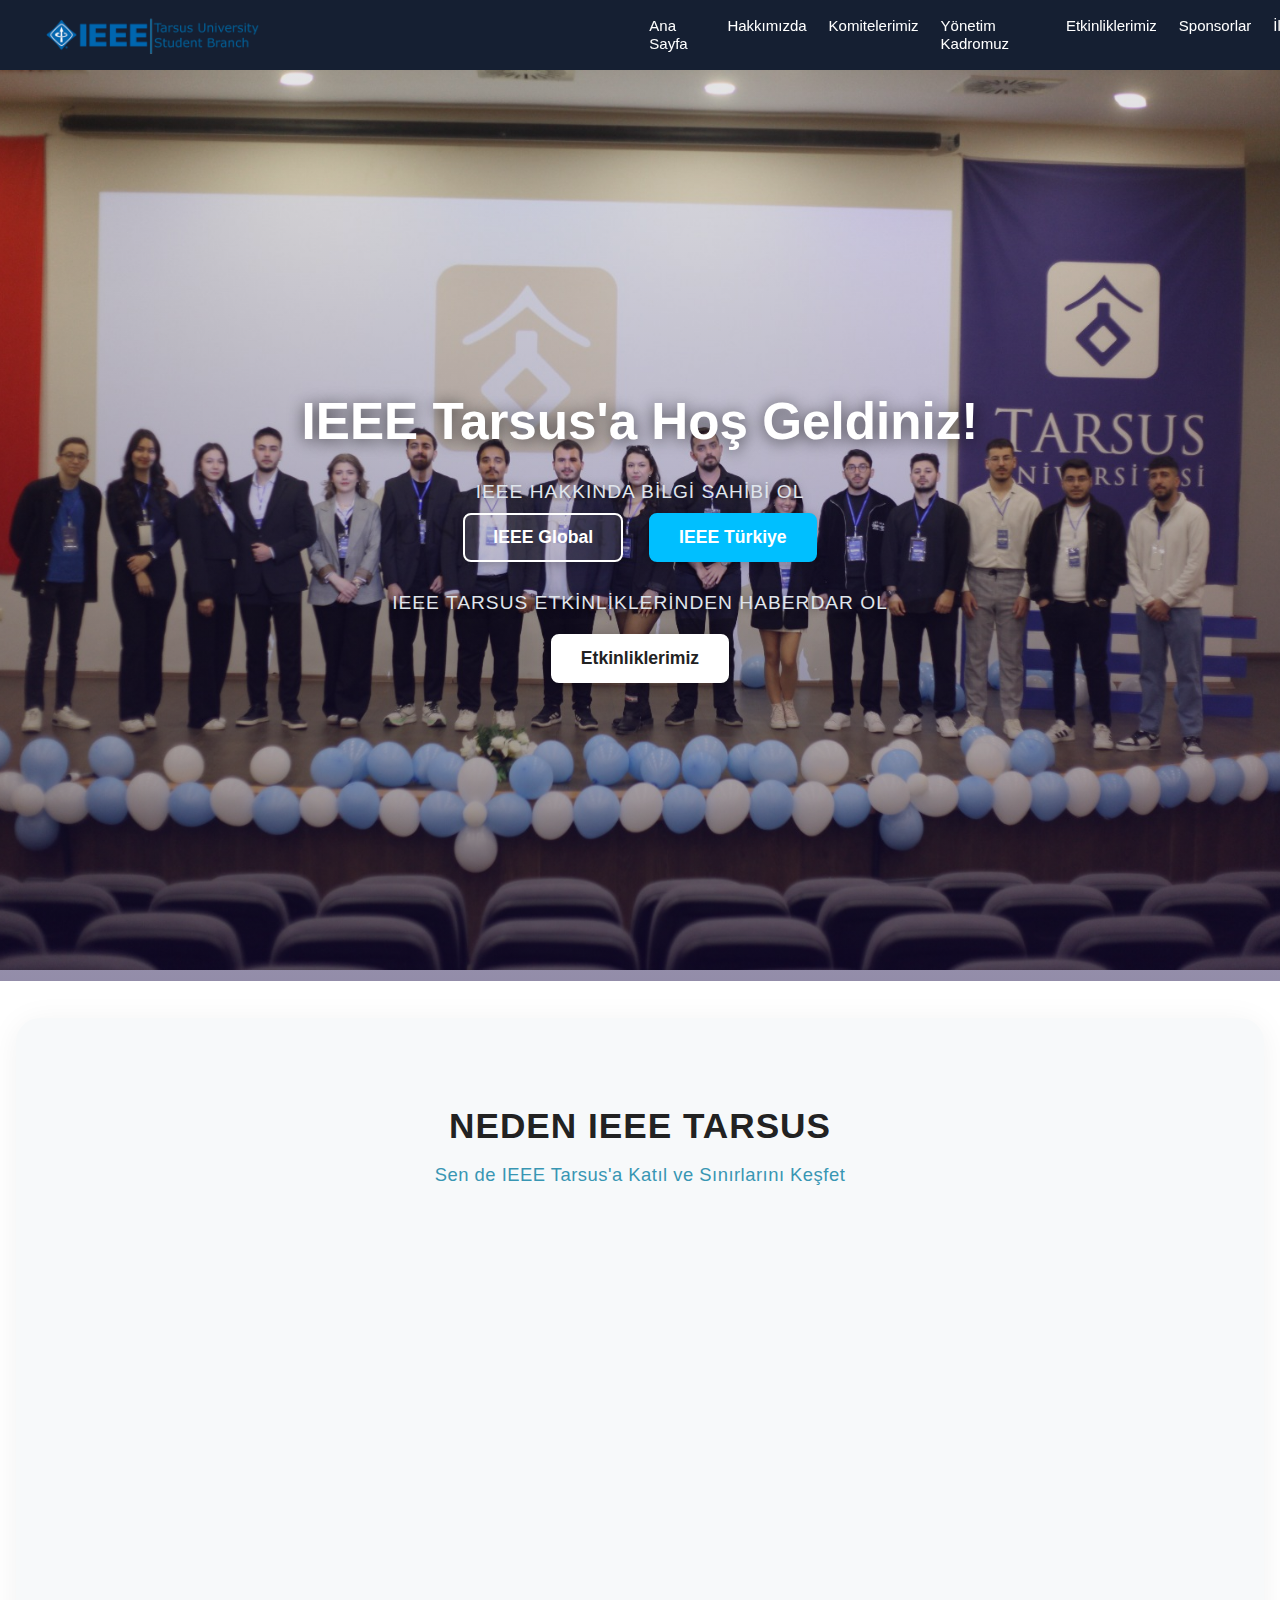
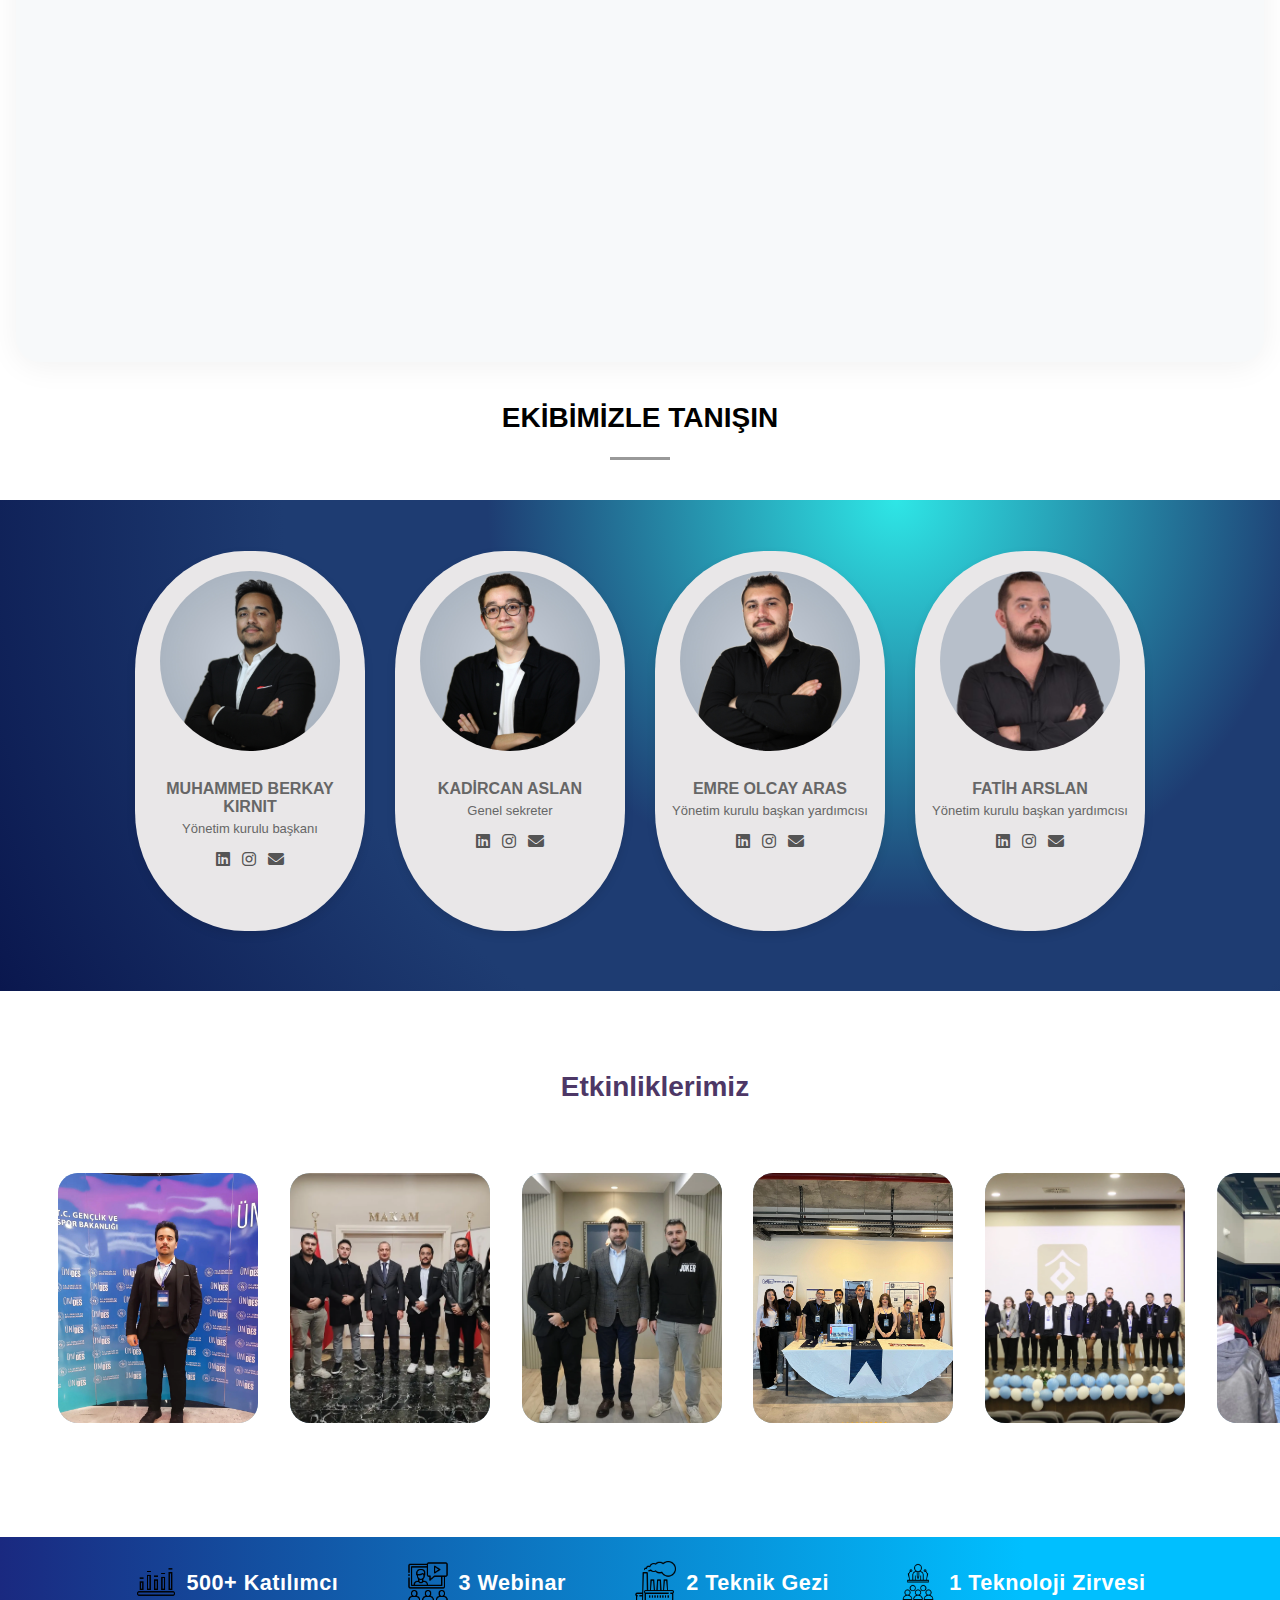
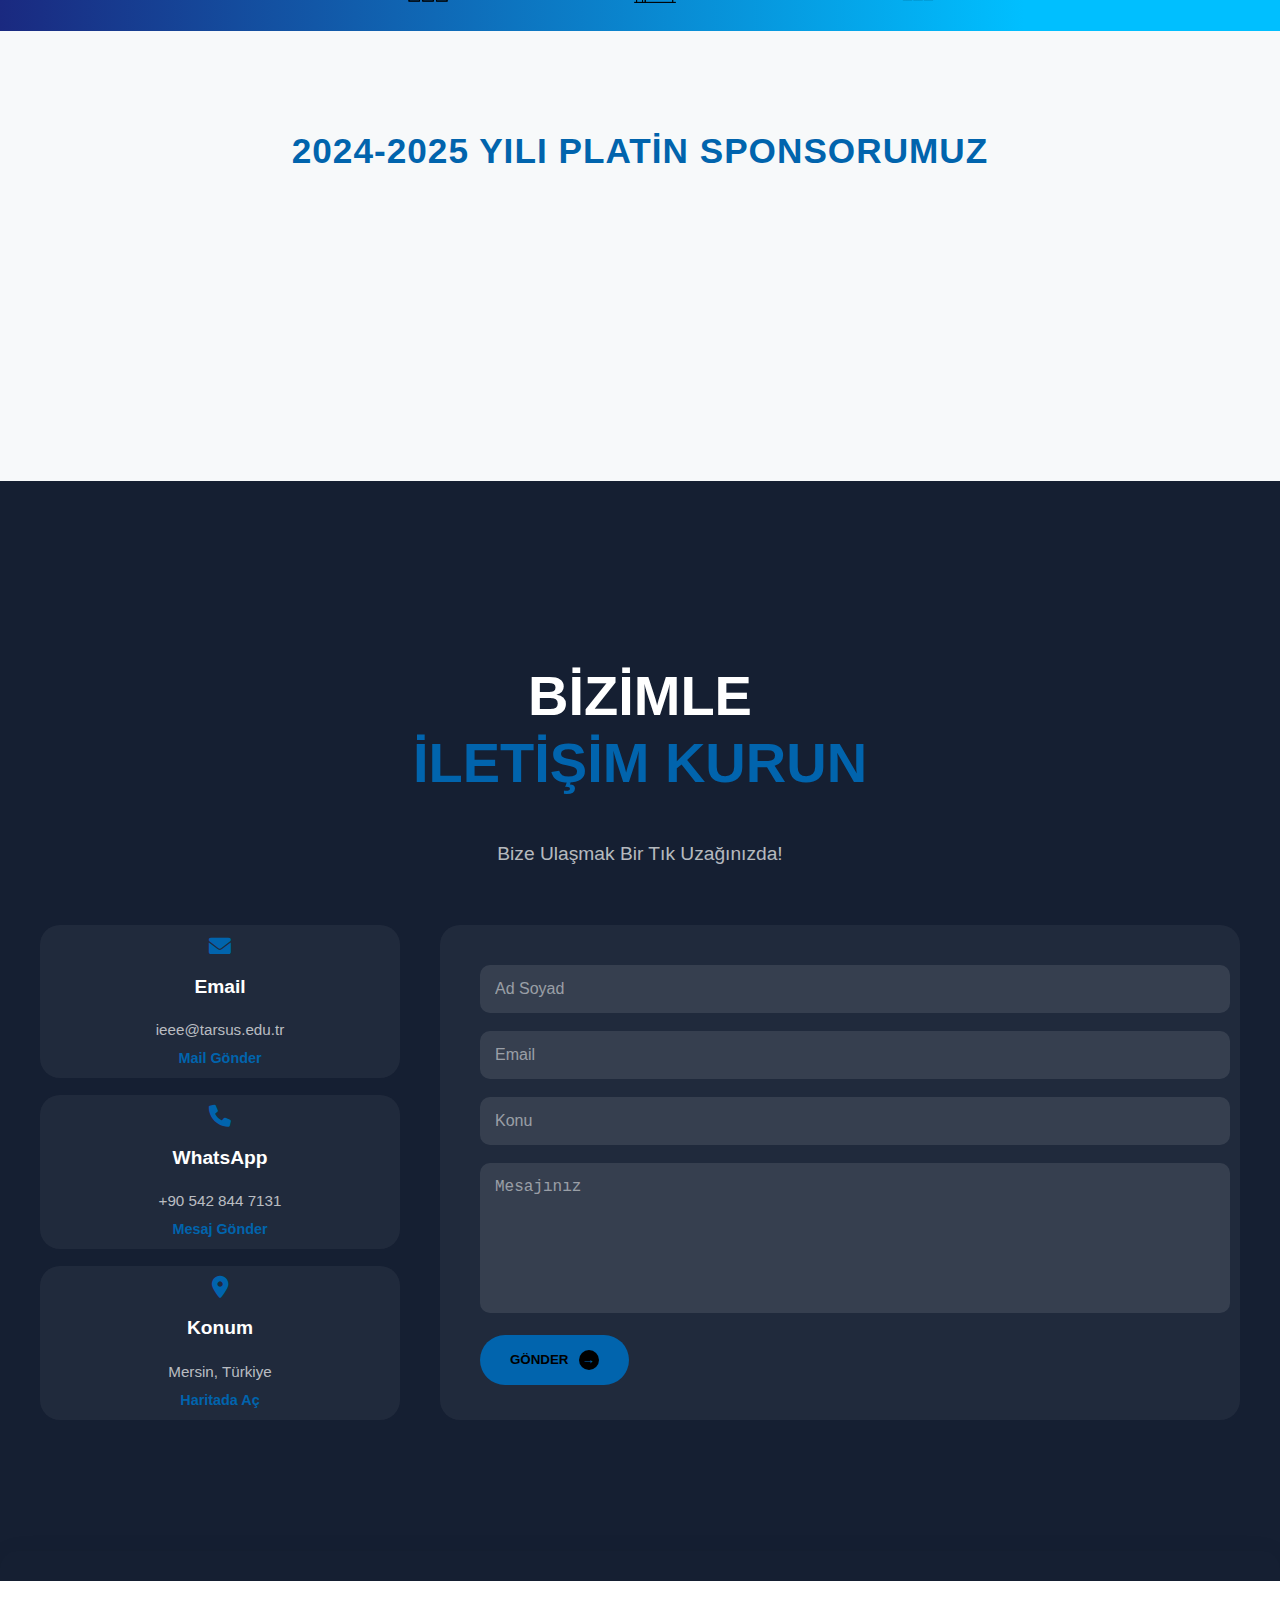
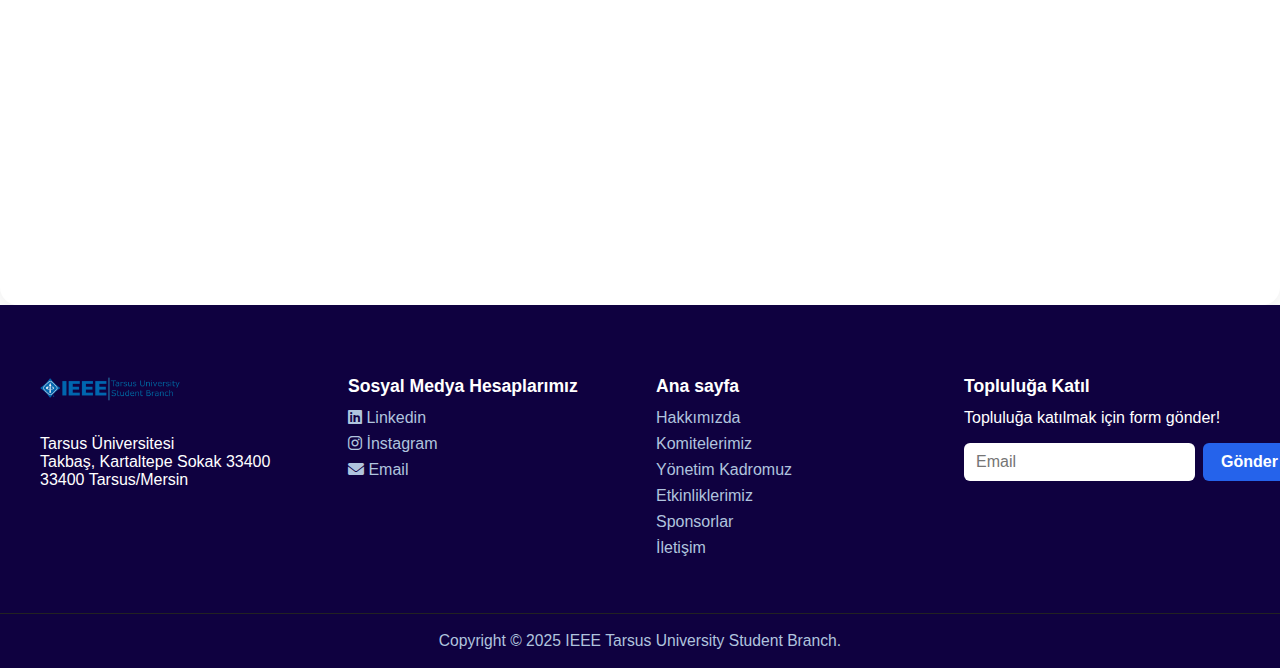
<file: index.html>
<!DOCTYPE html>
<html lang="en">
<head>
    <meta charset="UTF-8">
    <meta name="viewport" content="width=device-width, initial-scale=1.0">
    <meta name="description" content="IEEE Tarsus Student Branch resmi web sitesi. Etkinliklerimiz, projelerimiz ve projelerimiz hakkında bilgi edinin.">
    <meta name="keywords" content="IEEE, Tarsus, IEEE Tarsus, öğrenci kulübü, mühendislik, etkinlikler">
    <meta name="author" content="IEEE Tarsus Student Branch">
    <meta property="og:title" content="IEEE Tarsus Student Branch">
    <meta property="og:description" content="IEEE Tarsus Student Branch resmi web sitesi. Etkinlikler ve projeler için bizi takip edin.">
    <meta property="og:type" content="website">
    <meta property="og:url" content="https://ieeetarsus.com">
    <meta property="og:image" content="https://ieeetarsus.com/uni-logo.png"> 
    <title>IEEE Tarsus Student Branch</title>
    <link rel="stylesheet" href="style.css">
    <link rel="stylesheet" href="https://cdnjs.cloudflare.com/ajax/libs/font-awesome/6.0.0/css/all.min.css">
    <link rel="stylesheet" href="total.js">

    <!-- Google tag (gtag.js) -->
<script async src="https://www.googletagmanager.com/gtag/js?id=G-R09HT35467"></script>
<script>
  window.dataLayer = window.dataLayer || [];
  function gtag(){dataLayer.push(arguments);}
  gtag('js', new Date());

  gtag('config', 'G-R09HT35467');
</script>
</head>
<body>
    <nav class="navbar">
        <div class="navbar-left">
            <img src="uni-logo.png" alt="Tarsus University Logo" class="logo">
        </div>
        <div class="navbar-toggle" id="navbar-toggle">&#9776;</div>
        <ul class="navbar-menu" id="navbar-menu">
            <li><a href="#">Ana Sayfa</a></li>
            <li class="dropdown">
              <a href="#">Hakkımızda</a>
              <ul class="dropdown-menu">
                  <li><a href="yonetim.html">Yönetim Kurulu</a></li>
                  <li><a href="idari.html">İdari Kurul</a></li>
                  <li><a href="tuzuk.html">Güncel Tüzük</a></li>
                  <li><a href="basvuru.html">Topluluğa Katıl</a></li>
              </ul>
          </li>
            <li class="dropdown">
                <a href="#">Komitelerimiz</a>
                <ul class="dropdown-menu">
                    <li><a href="#">Computer Science</a></li>
                    <li><a href="#">Endüstri Topluluğu</a></li>
                </ul>
            </li>
            <li><a href="yonetim.html">Yönetim Kadromuz</a></li>
            <li><a href="#" id="events-link">Etkinliklerimiz</a></li>
            <li><a href="#" id="sponsor-link">Sponsorlar</a></li>
            <li><a href="#" id="contact-link">İletişim</a></li>
        </ul>
    </nav>
   
        <main class="hero">
            <img src="image1.jpg" alt="Arka Plan" class="hero-bg">
            <h1>IEEE Tarsus'a Hoş Geldiniz!</h1>
            <p class="subtitle">IEEE HAKKINDA BİLGİ SAHİBİ OL</p>
            <div class="hero-buttons">
                <a href="https://www.ieee.org/" class="btn btn-outline">IEEE Global</a>
                <a href="https://www.ieee.org.tr/" class="btn btn-filled">IEEE Türkiye</a>
            </div>
            <p class="subtitle">IEEE TARSUS ETKİNLİKLERİNDEN HABERDAR OL</p>  
            <a href="#" class="btn btn-main" id="main-events-btn">Etkinliklerimiz</a>
        </main>
    

    <!-- about-section başlangıcı -->

<section class="neden-ieee">
  <h2>NEDEN IEEE TARSUS</h2>
  <p class="neden-subtitle">Sen de IEEE Tarsus'a Katıl ve Sınırlarını Keşfet</p>
  <div class="neden-cards">
    <div class="neden-card animate-left">
      <div class="neden-icon">
        <!-- Grup SVG İkonu -->
        <svg width="56" height="56" viewBox="0 0 24 24" fill="none">
          <circle cx="12" cy="12" r="12" fill="#3896b3"/>
          <g>
            <circle cx="12" cy="11" r="3" fill="#fff"/>
            <ellipse cx="12" cy="17" rx="6" ry="3" fill="#fff"/>
            <circle cx="6.5" cy="13" r="2" fill="#fff" opacity="0.7"/>
            <circle cx="17.5" cy="13" r="2" fill="#fff" opacity="0.7"/>
          </g>
        </svg>
      </div>
      <h3>HERKES İÇİN IEEE</h3>
      <p>
        IEEE, mühendislik ve teknoloji alanlarında dünyanın en büyük ve en saygın mesleki topluluğudur. Kâr amacı gütmeyen bu yapı; bilginin üretilmesi, paylaşılması ve uygulanması süreçlerinde insanlığın yararını gözetir. 160’tan fazla ülkede 400.000’i aşkın üyesiyle küresel bir etkileşim ağı sunan IEEE, Türkiye’de de 1400’den fazla aktif üyesiyle çalışmalarını sürdürmektedir. Öğrencilere ve profesyonellere yönelik seminerler, teknik geziler, kariyer etkinlikleri ve AR-GE odaklı projelerle IEEE; teknoloji odaklı bir topluluk olmanın ötesinde, herkes için ilham verici bir gelişim ortamı sağlar. “Herkes için Mühendislik” anlayışıyla hareket eden IEEE, teknolojiyi yalnızca üretmekle kalmaz, onu toplumun hizmetine sunmayı da temel misyonu olarak benimser.
      </p>
    </div>
    <div class="neden-card animate-right">
      <div class="neden-icon">
        <!-- Üniversite SVG İkonu -->
        <svg width="56" height="56" viewBox="0 0 24 24" fill="none">
          <circle cx="12" cy="12" r="12" fill="#3896b3"/>
          <rect x="6" y="10" width="12" height="2" fill="#fff"/>
          <rect x="8" y="12" width="2" height="4" fill="#fff"/>
          <rect x="14" y="12" width="2" height="4" fill="#fff"/>
          <rect x="11" y="12" width="2" height="4" fill="#fff"/>
          <rect x="6" y="16" width="12" height="2" fill="#fff"/>
        </svg>
      </div>
      <h3>IEEE TARSUS</h3>
      <p >
        IEEE Tarsus, 2024 yılında vizyoner ve yenilikçi bir grup birinci sınıf mühendislik öğrencisi tarafından kurulmuştur. Kurulduğu günden bu yana mühendislik öğrencilerini sektörle buluşturmayı hedefleyen topluluk; teknik geziler, zirveler ve webinarlar gibi etkinliklerle öğrencilerin hem mesleki hem de kişisel gelişimine katkı sağlamayı amaçlamaktadır. “Aranan mühendis” anlayışını benimseyen IEEE Tarsus, mühendislik eğitimini sadece teorik bilgilerle sınırlı bırakmayıp, öğrencileri iş dünyasının dinamikleriyle erken tanıştırarak onları geleceğe hazırlayan güçlü bir öğrenci yapılanmasıdır.
      </p>
    </div>
    <div class="neden-card animate-left">
      <div class="neden-icon">
        <!-- Kitap SVG İkonu -->
        <svg width="56" height="56" viewBox="0 0 24 24" fill="none">
          <circle cx="12" cy="12" r="12" fill="#3896b3"/>
          <rect x="8" y="7" width="8" height="10" rx="1" fill="#fff"/>
          <rect x="10" y="9" width="4" height="1" fill="#3896b3"/>
          <rect x="10" y="11" width="4" height="1" fill="#3896b3"/>
        </svg>
      </div>
      <h3>HER ŞEY DERS DEĞİL</h3>
      <p>
        Mühendislik eğitimi yalnızca sınavlar, ödevler ve teorik bilgilerden ibaret değildir. Gerçek öğrenme, sınıfın dışına taşabilen ve hayatla bütünleşebilen deneyimlerle mümkündür. Bu yüzden “her şey ders değil” diyoruz. Takım çalışmaları, sosyal sorumluluk projeleri, teknik geziler, girişimcilik etkinlikleri, kulüp faaliyetleri ve ilham veren sohbetler… Tüm bunlar bir öğrencinin bir mühendis adayının bakış açısını genişleten, vizyonunu besleyen ve onu geleceğe daha donanımlı hazırlayan unsurlardır. IEEE Tarsus olarak biz, ders dışında da öğrenmenin yollarını arıyor; hem mesleki hem de insani anlamda gelişimi önceliyoruz. Çünkü bizce iyi bir mühendis, sadece bilen değil, düşünen, sorgulayan, paylaşan ve üreten kişidir.
      </p>
    </div>
  </div>
    <!-- about-section bitişi -->
</section>




<h2 style="color: black; text-align: center;" >EKİBİMİZLE TANIŞIN</h2>
<div class="line"></div>

<div class="team-container">
  <div class="team-member">
    <img src="img/berkay-yk.jpg" alt="Person 1">
    <h3 style="color: #666 !important">MUHAMMED BERKAY KIRNIT</h3>
    <p>Yönetim kurulu başkanı</p>
    <div class="social-icons">
      <a href="https://www.linkedin.com/in/mberkayk%C4%B1rn%C4%B1t/" target="_blank"><i class="fab fa-linkedin"></i></a>
      <a href="https://www.instagram.com/berkaikirnit" target="_blank"><i class="fab fa-instagram"></i></a>
      <a href="mailto:berkaykirnit01@outlook.com"><i class="fas fa-envelope"></i></a>
    </div>
  </div>

  <div class="team-member">
    <img src="img/kadir-yk.jpg" alt="Person 2">
    <h3 style="color: #666 !important">KADİRCAN ASLAN</h3>
    <p>Genel sekreter</p>
    <div class="social-icons">
      <a href="https://www.linkedin.com/in/kadircan-aslan-3a8478293?utm_source=share&utm_campaign=share_via&utm_content=profile&utm_medium=android_app" target="_blank"><i class="fab fa-linkedin"></i></a>
      <a href="https://www.instagram.com/kadircn_aslan?igsh=MTljbmN0cmk2MzJydQ==" target="_blank"><i class="fab fa-instagram"></i></a>
      <a href="mailto:aslankadircan0@gmail.com"><i class="fas fa-envelope"></i></a>
    </div>
  </div>

  <div class="team-member">
    <img src="img/emre-yk.jpg" alt="Person 3">
    <h3 style="color: #666 !important">EMRE OLCAY ARAS</h3>
    <p>Yönetim kurulu başkan yardımcısı</p>
    <div class="social-icons">
      <a href="https://www.linkedin.com/in/emre-olcay-aras-778615359" target="_blank"><i class="fab fa-linkedin"></i></a>
      <a href="https://www.instagram.com/emreolcayaras" target="_blank"><i class="fab fa-instagram"></i></a>
      <a href="mailto:emreolcayaras@gmail.com"><i class="fas fa-envelope"></i></a>
    </div>
  </div>

  <div class="team-member">
    <img src="img/fatih-yk.png" alt="Person 4">
    <h3 style="color: #666 !important">FATİH ARSLAN</h3>
    <p>Yönetim kurulu başkan yardımcısı</p>
    <div class="social-icons">
      <a href="https://www.linkedin.com/in/fatih-arslan-b9797b380/" target="_blank"><i class="fab fa-linkedin"></i></a>
      <a href="https://www.instagram.com/arslnffth" target="_blank"><i class="fab fa-instagram"></i></a>
      <a href="mailto:fatiharslanmac@outlook.com"><i class="fas fa-envelope"></i></a>
    </div>
  </div>
</div>




<div class="background"></div>
    <div class="background-texture"></div>

    <section class="carousel">
      <h2 class="categories__title">Etkinliklerimiz</h2>
      <div class="carousel__container">
        <div class="carousel-item">
          <img
            class="carousel-item__img"
            src="img/etkinlik-img1.webp"
            alt="people"
          />
          <div class="carousel-item__details">
            <div class="controls">
            </div>
            <h5 class="carousel-item__details--title">Descriptive Title</h5>
            <h6 class="carousel-item__details--subtitle">Date and Duration</h6>
          </div>
        </div>
        <div class="carousel-item">
          <img
            class="carousel-item__img"
            src="img/etkinlik-img2.webp"
            alt="people"
          />
          <div class="carousel-item__details">
            <div class="controls">
            </div>
            <h5 class="carousel-item__details--title">Descriptive Title</h5>
            <h6 class="carousel-item__details--subtitle">Date and Duration</h6>
          </div>
        </div>
        <div class="carousel-item">
          <img
            class="carousel-item__img"
            src="img/etkinlik-img3.webp"
            alt="people"
          />
          <div class="carousel-item__details">
            <div class="controls">
            </div>
            <h5 class="carousel-item__details--title">Descriptive Title</h5>
            <h6 class="carousel-item__details--subtitle">Date and Duration</h6>
          </div>
        </div>
        
        <div class="carousel-item">
          <img
            class="carousel-item__img"
            src="img/etkinlik-img4.webp"
            alt="people"
          />
          <div class="carousel-item__details">
            <div class="controls">
            </div>
            <h5 class="carousel-item__details--title">Descriptive Title</h5>
            <h6 class="carousel-item__details--subtitle">Date and Duration</h6>
          </div>
        </div>
        <div class="carousel-item">
          <img
            class="carousel-item__img"
            src="img/etkinlik-img5.webp"
            alt="people"
          />
          <div class="carousel-item__details">
            <div class="controls">
            </div>
            <h5 class="carousel-item__details--title">Descriptive Title</h5>
            <h6 class="carousel-item__details--subtitle">Date and Duration</h6>
          </div>
        </div>

        <div class="carousel-item">
          <img
            class="carousel-item__img"
            src="img/etkinlik-img6.webp"
            alt="people"
          />
          <div class="carousel-item__details">
            <div class="controls">
            </div>
            <h5 class="carousel-item__details--title">Descriptive Title</h5>
            <h6 class="carousel-item__details--subtitle">Date and Duration</h6>
          </div>
        </div>
        <div class="carousel-item">
          <img
            class="carousel-item__img"
            src="img/etkinlik-img7.webp"
            alt="people"
          />
          <div class="carousel-item__details">
            <div class="controls">
            </div>
            <h5 class="carousel-item__details--title">Descriptive Title</h5>
            <h6 class="carousel-item__details--subtitle">Date and Duration</h6>
          </div>
        </div>
        <div class="carousel-item">
          <img
            class="carousel-item__img"
            src="img/etkinlik-img8.webp"
            alt="people"
          />
          <div class="carousel-item__details">
            <div class="controls">
            </div>
            <h5 class="carousel-item__details--title">Descriptive Title</h5>
            <h6 class="carousel-item__details--subtitle">Date and Duration</h6>
          </div>
        </div>
        <div class="carousel-item">
          <img
            class="carousel-item__img"
            src="img/etkinlik-img9.webp"
            alt="people"
          />
          <div class="carousel-item__details">
            <div class="controls">
            </div>
            <h5 class="carousel-item__details--title">Descriptive Title</h5>
            <h6 class="carousel-item__details--subtitle">Date and Duration</h6>
          </div>
        </div>
      </div>
    </section>

    <section class="count">
      <ul>
        <li><img src="sale.png" alt="Katılımcı" class="count-icon">500+ Katılımcı</li>
        <li><img src="webinar.png" alt="Webinar" class="count-icon">3 Webinar</li>
        <li><img src="factory.png" alt="Teknik Gezi" class="count-icon">2 Teknik Gezi</li>
        <li><img src="instructors.png" alt="Teknoloji Zirvesi" class="count-icon">1 Teknoloji Zirvesi</li>
      </ul>
    </section>


    <!-- Sponsor Section -->
    <section class="sponsor-section">
      <h2 class="sponsor-title">2024-2025 YILI PLATİN SPONSORUMUZ</h2>
      <div class="sponsor-card">
        <img src="photo_2025-07-18_15-46-38.jpg" alt="Sponsor Logo" class="sponsor-logo">
        <div class="sponsor-name">Güven Grup A.Ş.</div>
      </div>
    </section>


    <!-- Contact Section -->
    <section class="contact-section" id="contact">
      <div class="contact-container">
          <div class="contact-header">
              <h2>BİZİMLE<br><span>İLETİŞİM KURUN</span></h2>
              <p>Bize Ulaşmak Bir Tık Uzağınızda!</p>
          </div>
          <div class="contact-content">
              <div class="contact-info">
                  <div class="contact-card">
                      <div class="icon-circle">
                          <i class="fas fa-envelope"></i>
                      </div>
                      <h3>Email</h3>
                      <p>ieee@tarsus.edu.tr</p>
                      <a href="mailto:ieee@tarsus.edu.tr" class="contact-link">Mail Gönder</a>
                  </div>
                  <div class="contact-card">
                      <div class="icon-circle">
                          <i class="fas fa-phone"></i>
                      </div>
                      <h3>WhatsApp</h3>
                      <p class="phone-link">+90 542 844 7131</p>
                      <a href="#" class="contact-link">Mesaj Gönder</a>
                  </div>
                  <div class="contact-card">
                      <div class="icon-circle">
                          <i class="fas fa-map-marker-alt"></i>
                      </div>
                      <h3>Konum</h3>
                      <p>Mersin, Türkiye</p>
                      <a href="https://www.google.com/maps?q=Mersin,Turkey" target="_blank" class="contact-link">Haritada Aç</a>
                  </div>
              </div>
              <div class="contact-form">
                  <form action="https://formspree.io/f/mkgzodwq" method="POST">
                      <div class="form-group">
                          <input type="text" name="name" placeholder="Ad Soyad" required>
                      </div>
                      <div class="form-group">
                          <input type="email" name="email" placeholder="Email" required>
                      </div>
                      <div class="form-group">
                          <input type="text" name="subject" placeholder="Konu" required>
                      </div>
                      <div class="form-group">
                          <textarea name="message" placeholder="Mesajınız" required></textarea>
                      </div>
                      <button type="submit" class="submit-btn">
                          GÖNDER
                          <div class="arrow-icon">→</div>
                      </button>
                  </form>
              </div>
          </div>
      </div>
  </section>

<!-- Google Maps -->
<div class="map-container">
  <iframe
    src="https://www.google.com/maps/embed?pb=!1m18!1m12!1m3!1d3188.2925723579197!2d34.846628975892855!3d36.95506877220335!2m3!1f0!2f0!3f0!3m2!1i1024!2i768!4f13.1!3m3!1m2!1s0x1527e0ee95555555%3A0x76317d01c5fcf2e8!2sTarsus%20%C3%9Cniversitesi!5e0!3m2!1str!2str!4v1752612246175!5m2!1str!2str"
    width="100%"
    height="350"
    style="border:0;"
    allowfullscreen=""
    loading="lazy"
    referrerpolicy="no-referrer-when-downgrade">
  </iframe>
</div>

<!-- Footer -->
<footer class="footer">
  <div class="footer-container">
    <div class="footer-col">
      <img src="uni-logo.png " alt="Logo" class="footer-logo">
      <p>Tarsus Üniversitesi <br>
        Takbaş, Kartaltepe Sokak 33400<br>33400 Tarsus/Mersin<br></p>
    </div>
    <div class="footer-col">
      <h4>Sosyal Medya Hesaplarımız</h4>
      <ul>
        <li><a href="https://www.linkedin.com/company/ieee-tarsus-university-student-branch"><i class="fab fa-linkedin"></i> Linkedin</a></li>
        <li><a href="#"><i class="fab fa-instagram"></i> İnstagram</a></li>
        <li><a href="mailto:ieee@tarsus.edu.tr"><i class="fas fa-envelope"></i> Email</a></li>
      </ul>
    </div>
    <div class="footer-col">
      <h4>Ana sayfa</h4>
      <ul>
        <li><a href="#">Hakkımızda</a></li>
        <li><a href="#">Komitelerimiz</a></li>
        <li><a href="#">Yönetim Kadromuz</a></li>
        <li><a href="#">Etkinliklerimiz</a></li>
        <li><a href="#">Sponsorlar</a></li>
        <li><a href="#">İletişim</a></li>
      </ul>
    </div>
    <div class="footer-col">
      <h4>Topluluğa Katıl</h4>
      <p>Topluluğa katılmak için form gönder!</p>
      <form class="newsletter-form">
        <input type="email" placeholder="Email">
        <button type="submit">Gönder</button>
      </form>
    </div>
  </div>
  <div class="footer-bottom">
    <span>Copyright © 2025 IEEE Tarsus University Student Branch.</span>
  </div>
</footer>


<script>
  // Hamburger menü aç/kapat
  const navbarToggle = document.getElementById('navbar-toggle');
  const navbarMenu = document.getElementById('navbar-menu');
  const dropdowns = document.querySelectorAll('.navbar-menu .dropdown');
  
  navbarToggle.addEventListener('click', function() {
    navbarMenu.classList.toggle('open');
  });
  
  // Mobilde dropdown aç/kapat
  if (window.innerWidth <= 900) {
    dropdowns.forEach(drop => {
      drop.addEventListener('click', function(e) {
        e.stopPropagation();
        this.classList.toggle('open');
      });
    });
  }

  // Hakkımızda linkine tıklanınca neden-ieee bölümüne scroll
  // document.getElementById('about-link').addEventListener('click', function(e) {
  //   e.preventDefault();
  //   document.querySelector('.neden-ieee').scrollIntoView({ behavior: 'smooth' });
  // });

  // Etkinliklerimiz linkine tıklanınca carousel bölümüne scroll
  document.getElementById('events-link').addEventListener('click', function(e) {
    e.preventDefault();
    document.querySelector('.carousel').scrollIntoView({ behavior: 'smooth' });
  });

  // Sponsorlar linkine tıklanınca sponsor-section bölümüne scroll
  document.getElementById('sponsor-link').addEventListener('click', function(e) {
    e.preventDefault();
    document.querySelector('.sponsor-section').scrollIntoView({ behavior: 'smooth' });
  });

  // İletişim linkine tıklanınca contact-section bölümüne scroll
  document.getElementById('contact-link').addEventListener('click', function(e) {
    e.preventDefault();
    document.querySelector('.contact-section').scrollIntoView({ behavior: 'smooth' });
  });

  // Ana sayfadaki Etkinliklerimiz butonuna tıklanınca etkinliklerimiz bölümüne scroll
  document.getElementById('main-events-btn').addEventListener('click', function(e) {
    e.preventDefault();
    document.querySelector('.carousel').scrollIntoView({ behavior: 'smooth' });
  });
</script>

</body>
</html>
</file>
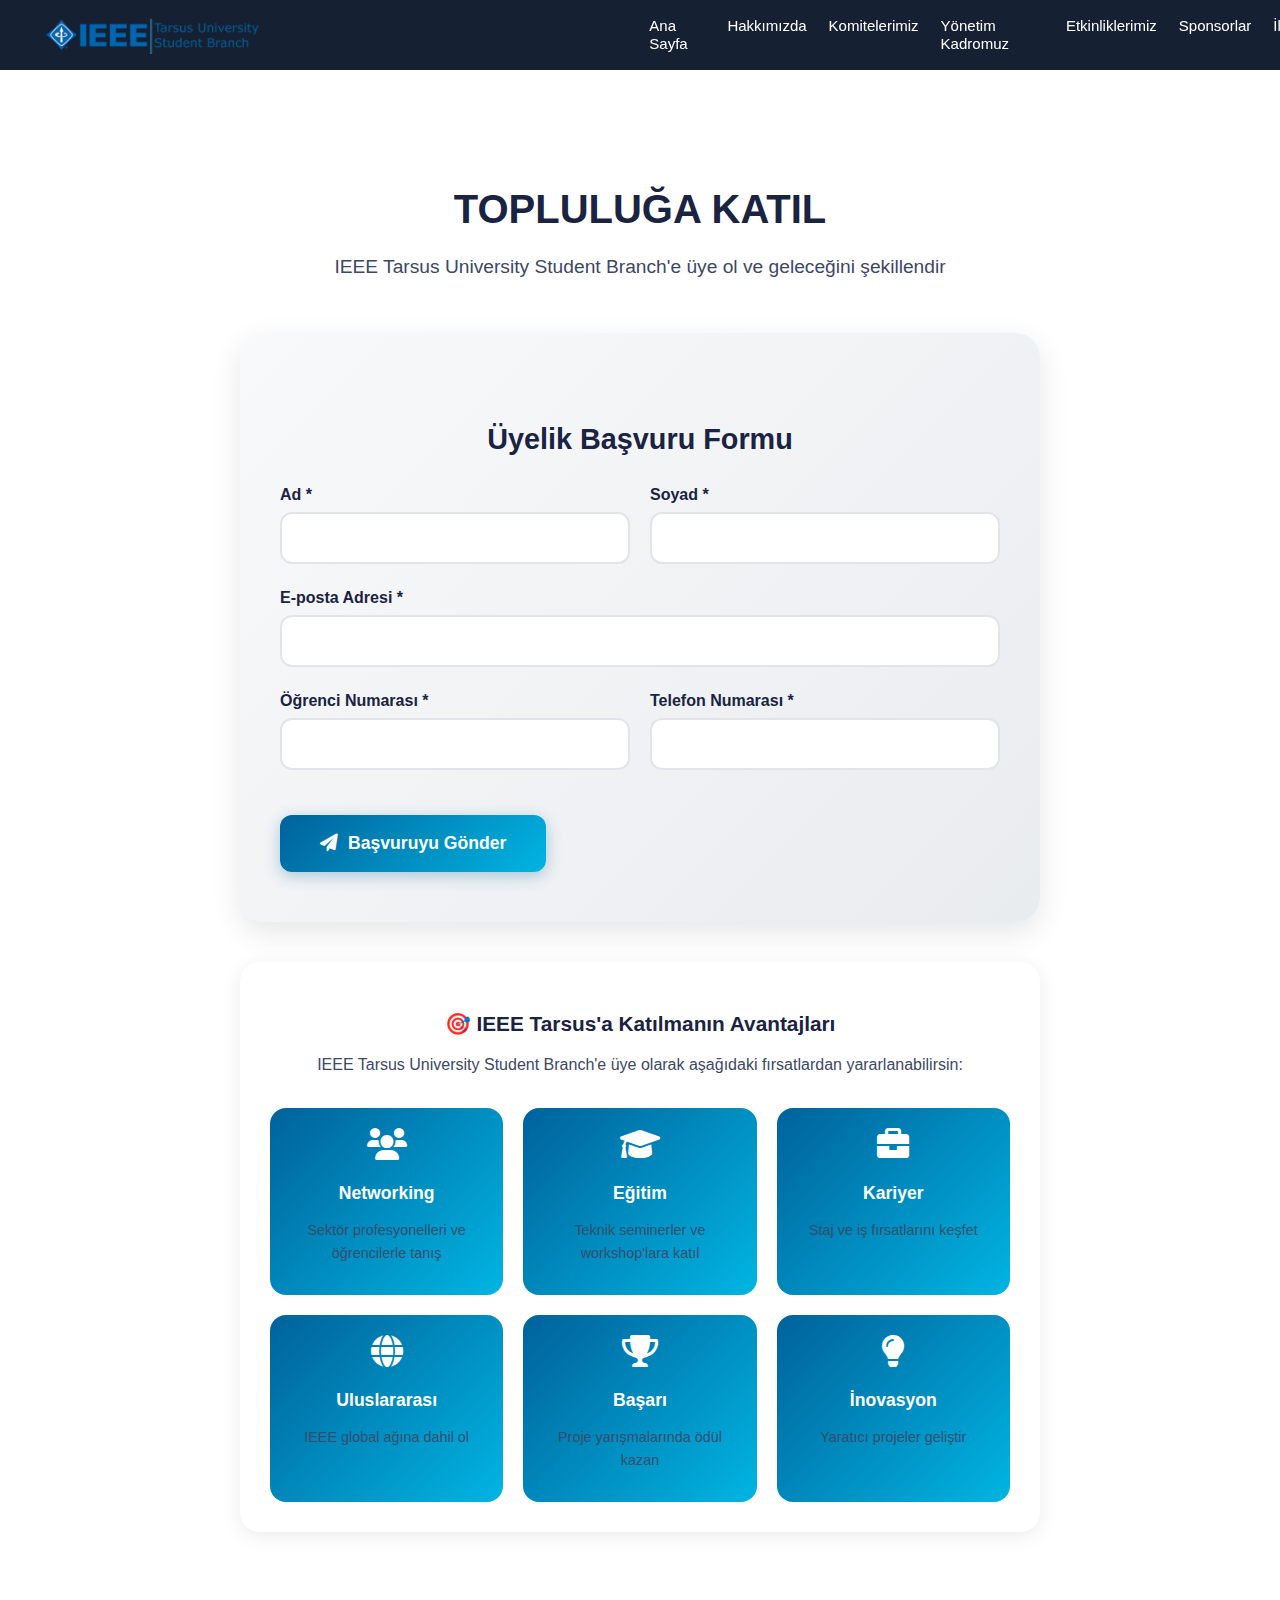
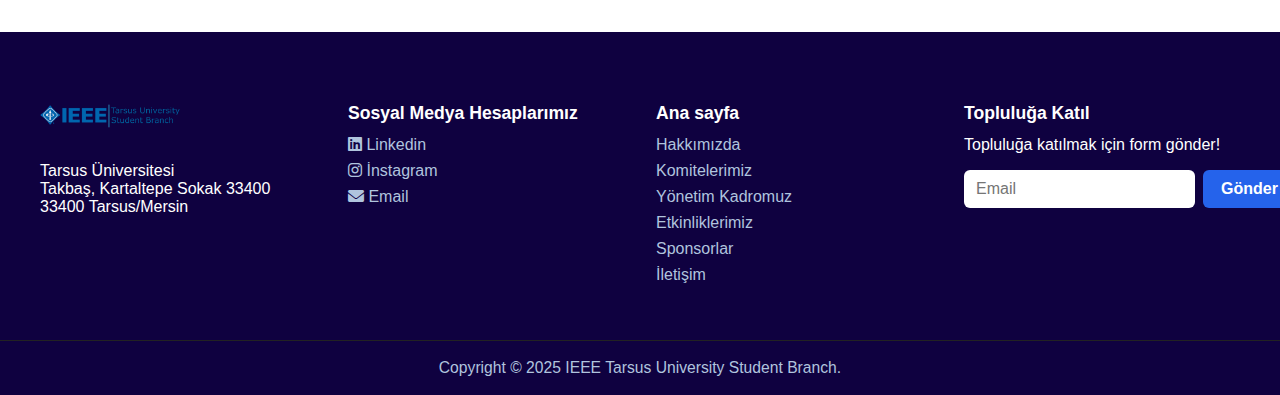
<file: basvuru.html>
<!DOCTYPE html>
<html lang="en">
<head>
    <meta charset="UTF-8">
    <meta name="viewport" content="width=device-width, initial-scale=1.0">
    <title>Topluluğa Katıl - IEEE Tarsus</title>
    <link rel="stylesheet" href="style.css">
    <link rel="stylesheet" href="https://cdnjs.cloudflare.com/ajax/libs/font-awesome/6.0.0/css/all.min.css">
    <style>
        .basvuru-container {
            max-width: 800px;
            margin: 120px auto 60px auto;
            padding: 40px 20px;
            text-align: center;
        }
        
        .basvuru-title {
            font-size: 2.5rem;
            font-weight: 800;
            margin-bottom: 20px;
            color: #1a2341;
        }
        
        .basvuru-subtitle {
            font-size: 1.2rem;
            color: #3d4766;
            margin-bottom: 50px;
            line-height: 1.6;
        }
        
        .form-container {
            background: linear-gradient(135deg, #f8f9fa, #e9ecef);
            border-radius: 24px;
            padding: 50px 40px;
            box-shadow: 0 10px 30px rgba(0, 0, 0, 0.1);
            margin-bottom: 40px;
        }
        
        .form-title {
            font-size: 1.8rem;
            font-weight: 700;
            color: #1a2341;
            margin-bottom: 30px;
        }
        
        .form-group {
            margin-bottom: 25px;
            text-align: left;
        }
        
        .form-group label {
            display: block;
            font-weight: 600;
            color: #1a2341;
            margin-bottom: 8px;
            font-size: 1rem;
        }
        
        .form-group input {
            width: 100%;
            padding: 15px 18px;
            border: 2px solid #e1e5e9;
            border-radius: 12px;
            font-size: 1rem;
            transition: all 0.3s ease;
            background: #fff;
            box-sizing: border-box;
            color: #000;
        }
        
        .form-group input:focus {
            outline: none;
            border-color: #00629B;
            box-shadow: 0 0 0 3px rgba(0, 98, 155, 0.1);
            transform: translateY(-2px);
        }
        
        .form-row {
            display: grid;
            grid-template-columns: 1fr 1fr;
            gap: 20px;
        }
        
        .submit-btn {
            background: linear-gradient(135deg, #00629B, #00B5E2);
            color: white;
            border: none;
            padding: 18px 40px;
            border-radius: 12px;
            font-size: 1.1rem;
            font-weight: 600;
            cursor: pointer;
            transition: all 0.3s ease;
            box-shadow: 0 4px 15px rgba(0, 98, 155, 0.3);
            margin-top: 20px;
        }
        
        .submit-btn:hover {
            transform: translateY(-3px);
            box-shadow: 0 8px 25px rgba(0, 98, 155, 0.4);
        }
        
        .submit-btn:active {
            transform: translateY(-1px);
        }
        
        .info-section {
            background: #fff;
            border-radius: 20px;
            padding: 30px;
            margin-top: 30px;
            box-shadow: 0 4px 20px rgba(0, 0, 0, 0.08);
        }
        
        .info-section h3 {
            color: #1a2341;
            margin-bottom: 15px;
            font-size: 1.3rem;
        }
        
        .info-section p {
            color: #3d4766;
            line-height: 1.6;
            margin-bottom: 10px;
        }
        
        .benefits {
            display: grid;
            grid-template-columns: repeat(auto-fit, minmax(200px, 1fr));
            gap: 20px;
            margin-top: 30px;
        }
        
        .benefit-item {
            background: linear-gradient(135deg, #00629B, #00B5E2);
            color: white;
            padding: 20px;
            border-radius: 16px;
            text-align: center;
        }
        
        .benefit-item i {
            font-size: 2rem;
            margin-bottom: 10px;
            display: block;
        }
        
        .benefit-item h4 {
            font-size: 1.1rem;
            margin-bottom: 8px;
        }
        
        .benefit-item p {
            font-size: 0.9rem;
            opacity: 0.9;
        }
        
        @media (max-width: 768px) {
            .basvuru-container {
                margin: 100px auto 40px auto;
                padding: 20px 15px;
            }
            
            .basvuru-title {
                font-size: 2rem;
            }
            
            .form-container {
                padding: 30px 20px;
            }
            
            .form-row {
                grid-template-columns: 1fr;
                gap: 15px;
            }
            
            .benefits {
                grid-template-columns: 1fr;
            }
        }
    </style>
</head>
<body>
    <nav class="navbar">
        <div class="navbar-left">
            <img src="uni-logo.png" alt="Tarsus University Logo" class="logo">
        </div>
        <div class="navbar-toggle" id="navbar-toggle">&#9776;</div>
        <ul class="navbar-menu" id="navbar-menu">
            <li><a href="index.html">Ana Sayfa</a></li>
            <li class="dropdown">
              <a href="#">Hakkımızda</a>
              <ul class="dropdown-menu">
                  <li><a href="yonetim.html">Yönetim Kurulu</a></li>
                  <li><a href="idari.html">İdari Kurul</a></li>
                  <li><a href="tuzuk.html">Güncel Tüzük</a></li>
                  <li><a href="basvuru.html">Topluluğa Katıl</a></li>
              </ul>
          </li>
            <li class="dropdown">
                <a href="#">Komitelerimiz</a>
                <ul class="dropdown-menu">
                    <li><a href="#">Computer Science</a></li>
                    <li><a href="#">Endüstri Topluluğu</a></li>
                </ul>
            </li>
            <li><a href="yonetim.html">Yönetim Kadromuz</a></li>
            <li><a href="#" id="events-link">Etkinliklerimiz</a></li>
            <li><a href="#" id="sponsor-link">Sponsorlar</a></li>
            <li><a href="#" id="contact-link">İletişim</a></li>
        </ul>
    </nav>

    <div class="basvuru-container">
        <h1 class="basvuru-title">TOPLULUĞA KATIL</h1>
        <p class="basvuru-subtitle">IEEE Tarsus University Student Branch'e üye ol ve geleceğini şekillendir</p>
        
        <div class="form-container">
            <h2 class="form-title">Üyelik Başvuru Formu</h2>
            
            <form action="https://formspree.io/f/mkgvwvdn" method="POST" id="membership-form">
                <div class="form-row">
                    <div class="form-group">
                        <label for="firstName">Ad *</label>
                        <input type="text" id="firstName" name="firstName" required>
                    </div>
                    <div class="form-group">
                        <label for="lastName">Soyad *</label>
                        <input type="text" id="lastName" name="lastName" required>
                    </div>
                </div>
                
                <div class="form-group">
                    <label for="email">E-posta Adresi *</label>
                    <input type="email" id="email" name="email" required>
                </div>
                
                <div class="form-row">
                    <div class="form-group">
                        <label for="studentNumber">Öğrenci Numarası *</label>
                        <input type="text" id="studentNumber" name="studentNumber" required>
                    </div>
                    <div class="form-group">
                        <label for="phone">Telefon Numarası *</label>
                        <input type="tel" id="phone" name="phone" required>
                    </div>
                </div>
                
                <button type="submit" class="submit-btn">
                    <i class="fas fa-paper-plane"></i> Başvuruyu Gönder
                </button>
            </form>
        </div>
        
        <div class="info-section">
            <h3>🎯 IEEE Tarsus'a Katılmanın Avantajları</h3>
            <p>IEEE Tarsus University Student Branch'e üye olarak aşağıdaki fırsatlardan yararlanabilirsin:</p>
            
            <div class="benefits">
                <div class="benefit-item">
                    <i class="fas fa-users"></i>
                    <h4>Networking</h4>
                    <p>Sektör profesyonelleri ve öğrencilerle tanış</p>
                </div>
                <div class="benefit-item">
                    <i class="fas fa-graduation-cap"></i>
                    <h4>Eğitim</h4>
                    <p>Teknik seminerler ve workshop'lara katıl</p>
                </div>
                <div class="benefit-item">
                    <i class="fas fa-briefcase"></i>
                    <h4>Kariyer</h4>
                    <p>Staj ve iş fırsatlarını keşfet</p>
                </div>
                <div class="benefit-item">
                    <i class="fas fa-globe"></i>
                    <h4>Uluslararası</h4>
                    <p>IEEE global ağına dahil ol</p>
                </div>
                <div class="benefit-item">
                    <i class="fas fa-trophy"></i>
                    <h4>Başarı</h4>
                    <p>Proje yarışmalarında ödül kazan</p>
                </div>
                <div class="benefit-item">
                    <i class="fas fa-lightbulb"></i>
                    <h4>İnovasyon</h4>
                    <p>Yaratıcı projeler geliştir</p>
                </div>
            </div>
        </div>
    </div>

    <!-- Footer -->
    <footer class="footer">
        <div class="footer-container">
            <div class="footer-col">
                <img src="uni-logo.png " alt="Logo" class="footer-logo">
                <p>Tarsus Üniversitesi <br>
                    Takbaş, Kartaltepe Sokak 33400<br>33400 Tarsus/Mersin<br></p>
            </div>
            <div class="footer-col">
                <h4>Sosyal Medya Hesaplarımız</h4>
                <ul>
                    <li><a href="https://www.linkedin.com/company/ieee-tarsus-university-student-branch"><i class="fab fa-linkedin"></i> Linkedin</a></li>
                    <li><a href="#"><i class="fab fa-instagram"></i> İnstagram</a></li>
                    <li><a href="mailto:ieee@tarsus.edu.tr"><i class="fas fa-envelope"></i> Email</a></li>
                </ul>
            </div>
            <div class="footer-col">
                <h4>Ana sayfa</h4>
                <ul>
                    <li><a href="#">Hakkımızda</a></li>
                    <li><a href="#">Komitelerimiz</a></li>
                    <li><a href="#">Yönetim Kadromuz</a></li>
                    <li><a href="#">Etkinliklerimiz</a></li>
                    <li><a href="#">Sponsorlar</a></li>
                    <li><a href="#">İletişim</a></li>
                </ul>
            </div>
            <div class="footer-col">
                <h4>Topluluğa Katıl</h4>
                <p>Topluluğa katılmak için form gönder!</p>
                <form class="newsletter-form">
                    <input type="email" placeholder="Email">
                    <button type="submit">Gönder</button>
                </form>
            </div>
        </div>
        <div class="footer-bottom">
            <span>Copyright © 2025 IEEE Tarsus University Student Branch.</span>
        </div>
    </footer>

    <script>
        // Hamburger menü aç/kapat
        const navbarToggle = document.getElementById('navbar-toggle');
        const navbarMenu = document.getElementById('navbar-menu');
        const dropdowns = document.querySelectorAll('.navbar-menu .dropdown');
        
        navbarToggle.addEventListener('click', function() {
            navbarMenu.classList.toggle('open');
        });
        
        // Mobilde dropdown aç/kapat
        if (window.innerWidth <= 900) {
            dropdowns.forEach(drop => {
                drop.addEventListener('click', function(e) {
                    e.stopPropagation();
                    this.classList.toggle('open');
                });
            });
        }

        // Form gönderimi
        document.getElementById('membership-form').addEventListener('submit', function(e) {
            // Form verilerini al
            const formData = new FormData(this);
            const data = Object.fromEntries(formData);
            
            // Formspree'e gönder ve başarı mesajı göster
            fetch(this.action, {
                method: 'POST',
                body: formData,
                headers: {
                    'Accept': 'application/json'
                }
            })
            .then(response => {
                if (response.ok) {
                    alert('Başvurunuz başarıyla alındı! En kısa sürede size dönüş yapacağız.');
                    this.reset();
                } else {
                    alert('Bir hata oluştu. Lütfen tekrar deneyin.');
                }
            })
            .catch(error => {
                alert('Bir hata oluştu. Lütfen tekrar deneyin.');
                console.error('Error:', error);
            });
        });

        // Smooth scroll için event listener'lar
        document.getElementById('events-link').addEventListener('click', function(e) {
            e.preventDefault();
            window.location.href = 'index.html#events';
        });

        document.getElementById('sponsor-link').addEventListener('click', function(e) {
            e.preventDefault();
            window.location.href = 'index.html#sponsors';
        });

        document.getElementById('contact-link').addEventListener('click', function(e) {
            e.preventDefault();
            window.location.href = 'index.html#contact';
        });
    </script>
</body>
</html>
</file>
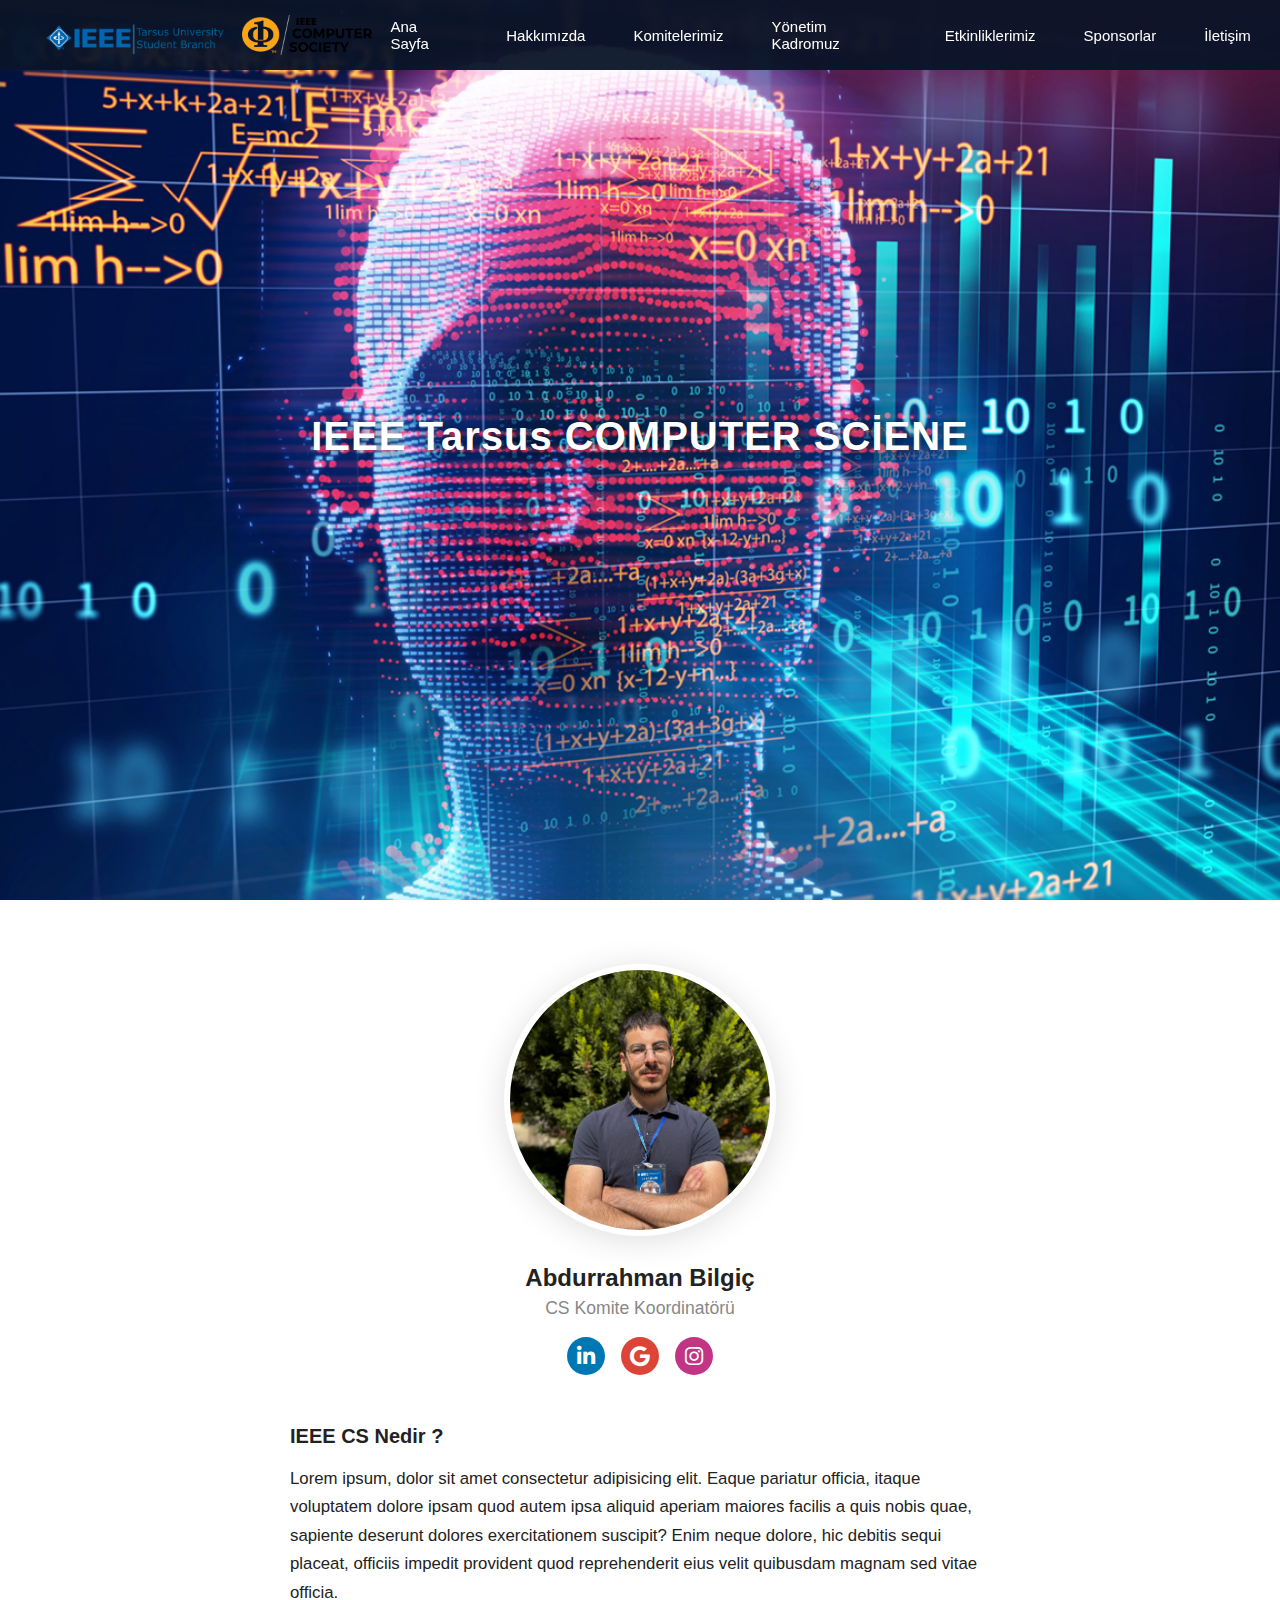
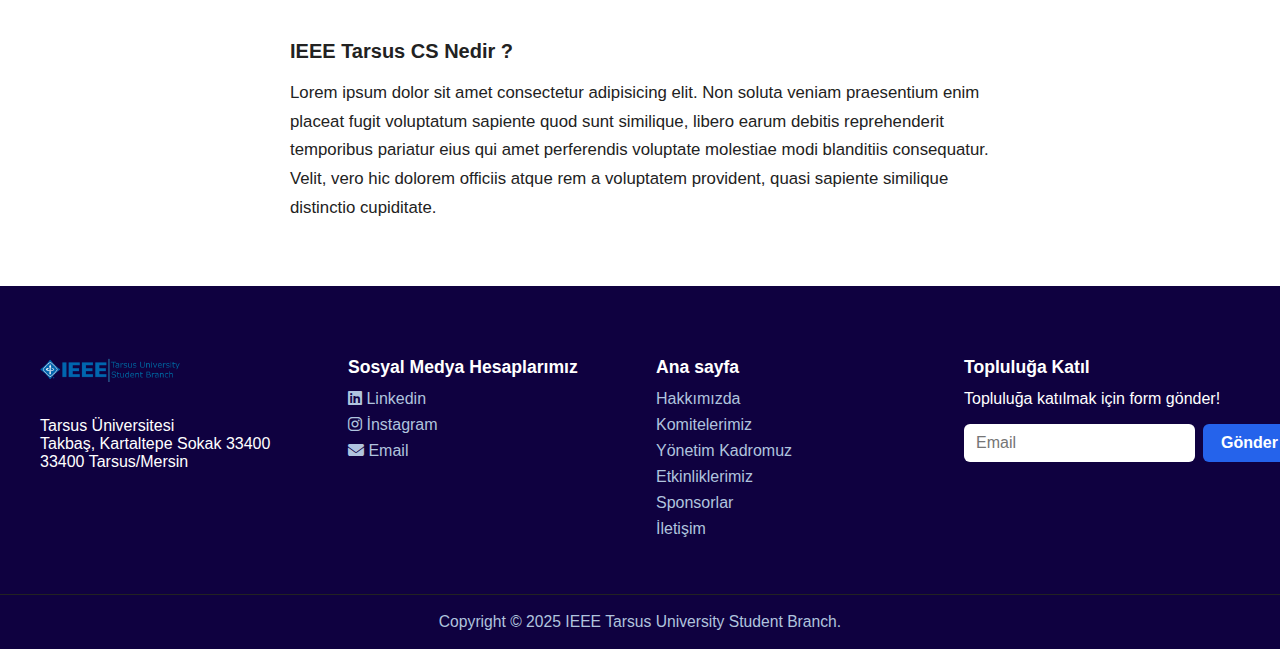
<file: cs.html>
<!DOCTYPE html>
<html lang="en">
<head>
    <meta charset="UTF-8">
    <meta name="viewport" content="width=device-width, initial-scale=1.0">
    <title>Document</title>
    <link rel="stylesheet" href="total.js">
    <link rel="stylesheet" href="https://cdnjs.cloudflare.com/ajax/libs/font-awesome/6.4.2/css/all.min.css">
  
</head>
<style>

body{
    margin: 0px;
    padding: 0px;
    font-family: 'Segoe UI', Arial, sans-serif;
}

.navbar {
    width: 100%;
    background: rgba(10, 20, 40, 0.95);
    display: flex;
    justify-content: space-between;
    align-items: center;
    padding: 0 40px;
    height: 70px;
    position: fixed;
    top: 0;
    left: 0;
    z-index: 10;
}

.navbar-left {
    display: flex;
    align-items: center;
    gap: 12px;
}

.divider {
    width: 2px;
    height: 38px;
    background: #fff3;
    margin: 0 8px;
}
.navbar-branch {
    display: flex;
    flex-direction: column;
    margin-left: 8px;
    font-size: 13px;
    color: #b0c4de;
    line-height: 1.1;
}

.navbar-menu {
    display: flex;
    align-items: center;
    gap: 12px;
    list-style: none;
    margin-right: 4%;
    padding: 0;
    justify-content: flex-start;
}

.navbar-menu li {
    position: relative;
    margin: 0;
    padding: 0;
}

.navbar-menu li a {
    color: #fff;
    text-decoration: none;
    font-weight: 500;
    font-size: 15px;
    transition: color 0.2s;
    padding: 10px 18px;
    border-radius: 8px;
    display: block;
}

.navbar-menu li a:hover {
    color: #00bfff;
    background: rgba(255,255,255,0.08);
}

.dropdown {
    position: relative;
}

.dropdown-menu {
    display: none;
    position: absolute;
    top: 100%;
    left: 0;
    min-width: 180px;
    background: rgba(255,255,255,0.18);
    backdrop-filter: blur(12px);
    -webkit-backdrop-filter: blur(12px);
    box-shadow: 0 8px 24px #0002;
    border-radius: 0 0 16px 16px;
    z-index: 100;
    padding: 0;
    margin: 0;
    border: 1px solid rgba(255,255,255,0.25);
}

.dropdown:hover .dropdown-menu {
    display: block;
}

.dropdown-menu li {
    list-style: none;
}

.dropdown-menu li a {
    color: #1e3c72;
    background: none;
    border-radius: 8px;
    padding: 12px 20px;
    font-size: 15px;
    transition: background 0.2s, color 0.2s;
}

.dropdown-menu li a:hover {
    background: rgba(46,230,230,0.12);
    color: #0164ad;
}

.navbar-toggle {
    display: none;
    font-size: 2rem;
    color: #fff;
    cursor: pointer;
    margin-left: 20px;
}

.hero {
    display: flex;
    flex-direction: column;
    align-items: center;
    justify-content: center;
    min-height: 100vh;
    text-align: center;
    background: none;
    position: relative;
    overflow: hidden;
}
.hero-bg-section {
  position: relative;
}
.hero-bg-section .hero-bg::after {
  content: '';
  position: absolute;
  top: 0; left: 0; width: 100%; height: 100%;
  background: rgba(0,0,0,0.9); /* Karartma oranı */
  z-index: 1;
  pointer-events: none;
}
.hero-bg {
  position: absolute;
  top: 0; left: 0; width: 100%; height: 100%;
  object-fit: cover;
  z-index: 0;
  opacity: 1;
}
.hero > *:not(.hero-bg) {
  position: relative;
  z-index: 2;
}

.hero {
  background: url('cs.jpg') no-repeat center center;
  background-size: cover;
  min-height: 100vh;
  width: 100vw;
  display: flex;
  align-items: center;
  justify-content: center;
  flex-direction: column;
  position: relative;
}
#hero-subtittles {
  position: relative;
  margin-top: 0;
  color: #fff;
  text-shadow: 0 2px 8px #0008;
  font-size: 2.5rem;
  font-weight: bold;
  letter-spacing: 1px;
}
.logo-cs{
    height: 40px;
    width: auto;
}
.logo {
    height: 100px;
    width: auto;
    border-radius: 6px;
    padding: 2px 6px;
    margin-top: 5%;
}

.cs-profile-section {
  display: flex;
  flex-direction: column;
  align-items: center;
  margin-top: 60px;
  margin-bottom: 60px;
}

.cs-profile-card {
  margin-top: 5%;
 
  display: flex;
  flex-direction: column;
  align-items: center;
  margin-bottom: 40px;
}

.cs-profile-img {
  width: 260px;
  height: 260px;
  object-fit: cover;
  border-radius: 50%;
  box-shadow: 0 4px 32px #0002;
  border: 6px solid #fff;
  background: #fff;
}

.cs-profile-name {
  font-size: 1.5rem;
  font-weight: 700;
  margin: 28px 0 6px 0;
  color: #222;
  text-align: center;
}

.cs-profile-title {
  font-size: 1.1rem;
  color: #888;
  margin-bottom: 18px;
  text-align: center;
}

.cs-profile-socials {
  display: flex;
  gap: 16px;
  margin-bottom: 10px;
}

.cs-social {
  width: 38px;
  height: 38px;
  display: flex;
  align-items: center;
  justify-content: center;
  border-radius: 50%;
  font-size: 1.3rem;
  color: #fff;
  transition: background 0.2s, transform 0.2s;
  background: #0077b5; /* Varsayılan LinkedIn rengi */
  text-decoration: none;
}

.cs-linkedin { background: #0077b5; }
.cs-gmail { background: #db4437; }
.cs-instagram { background: #c13584; }

.cs-social:hover {
  transform: scale(1.12);
  filter: brightness(1.1);
}

.cs-profile-info {
  max-width: 700px;
  margin: 0 auto;
  text-align: left;
  margin-bottom: 5% !important;
}

.cs-profile-info h3 {
  font-size: 1.25rem;
  font-weight: 700;
  margin-top: 32px;
  margin-bottom: 8px;
  color: #222;
}

.cs-profile-info p {
  font-size: 1.05rem;
  color: #222;
  margin-bottom: 18px;
  line-height: 1.7;
}
body, html {
  scrollbar-width: none;         /* Firefox */
  -ms-overflow-style: none;      /* IE ve Edge */
}
body::-webkit-scrollbar, html::-webkit-scrollbar {
  display: none;                 /* Chrome, Safari, Opera */
}

.footer {
  background: #0f0140;
  color: #fff;
  padding: 48px 0 0 0;
  margin-top: 0;
}
.footer-container {
  display: flex;
  flex-wrap: wrap;
  max-width: 1200px;
  margin: 0 auto;
  gap: 32px;
  padding: 0 24px;
  justify-content: space-between;
}
.footer-col {
  flex: 1 1 200px;
  min-width: 200px;
  margin-bottom: 32px;
}
.footer-logo {
  width: 140px;
  margin-bottom: 18px;
}
.footer-col h4 {
  font-size: 1.1rem;
  margin-bottom: 12px;
  color: #fff;
}
.footer-col ul {
  list-style: none;
  padding: 0;
  margin: 0;
}
.footer-col ul li {
  margin-bottom: 8px;
}
.footer-col ul li a {
  color: #b0c4de;
  text-decoration: none;
  font-size: 1rem;
  transition: color 0.2s;
}
.footer-col ul li a:hover {
  color: #fff;
}
.newsletter-form {
  display: flex;
  gap: 8px;
  margin-top: 8px;
}
.newsletter-form input {
  flex: 1;
  padding: 10px 12px;
  border-radius: 6px;
  border: none;
  font-size: 1rem;
}
.newsletter-form button {
  background: #2563eb;
  color: #fff;
  border: none;
  border-radius: 6px;
  padding: 10px 18px;
  font-size: 1rem;
  font-weight: 600;
  cursor: pointer;
  transition: background 0.2s;
}
.newsletter-form button:hover {
  background: #1d4ed8;
}
.footer-bottom {
  border-top: 1px solid #222;
  margin-top: 16px;
  padding: 18px 0;
  text-align: center;
  color: #b0c4de;
  font-size: 0.98rem;
  display: flex;
  flex-direction: column;
  gap: 6px;
}
.footer-bottom a {
  color: #b0c4de;
  text-decoration: underline;
  margin: 0 4px;
  font-size: 0.98rem;
}
.footer-bottom a:hover {
  color: #fff;
}
.footer-col img {
  margin-bottom: 0px;
}
.footer-col p {
  margin-top: 0px;
}







@media (max-width: 768px) {
  .navbar {
    padding: 0 16px;
    height: 60px;
  }
  .logo {
    height: 90px;
    margin-top: 0;
  }
  .navbar-menu {
    display: none;
    flex-direction: column;
    position: absolute;
    top: 60px;
    left: 0;
    width: 100vw;
    background: rgba(10, 20, 40, 0.97);
    box-shadow: 0 8px 32px #0003;
    z-index: 99;
    margin: 0;
    padding: 0;
    gap: 0;
  }
  .navbar-menu.open {
    display: flex;
  }
  .navbar-menu li {
    width: 100%;
    text-align: left;
    border-bottom: 1px solid #fff2;
    padding: 0;
  }
  .navbar-menu li a {
    display: block;
    padding: 18px 24px;
    font-size: 1.1rem;
  }
  .navbar-toggle {
    display: block;
    position: absolute;
    right: 32px;
    top: 8px;
    z-index: 100;
  }
  .navbar-left {
    flex: 1;
    min-width: 0;
  }
  .navbar {
    flex-wrap: nowrap;
  }
  .navbar-menu .dropdown-menu {
    position: static;
    min-width: 100%;
    box-shadow: none;
    border-radius: 0;
    background: rgba(255,255,255,0.10);
    backdrop-filter: blur(6px);
    display: none;
  }
  .navbar-menu .dropdown.open .dropdown-menu {
    display: block;
  }
  .cs-profile-info{
    padding-right: 15px;
    padding-left: 15px;
  }
  .footer-col{
    margin: 0px;
  }
  .footer-container{
    gap: 12px;
  }
  .footer-col img{
    width: 50%;
    height: auto;
  }
  .navbar-left img {
    width: 30%;
    height: auto;
  }
  .navbar-toggle{
    margin-right: 4%;
  }

}

@media (max-width: 900px) {
  .navbar-menu li:not(:first-child) {
    display: none !important;
  }
}

</style>

<body>
    <nav class="navbar">
        <div class="navbar-left">
            <img src="uni-logo.png" alt="Tarsus University Logo" class="logo">
            <img src="cs.png" alt="CS Logo" class="logo-cs">
        </div>
        <div class="navbar-toggle" id="navbar-toggle">&#9776;</div>
        <ul class="navbar-menu" id="navbar-menu">
            <li><a href="index.html">Ana Sayfa</a></li>
            <li class="dropdown">
              <a href="#">Hakkımızda</a>
              <ul class="dropdown-menu">
                  <li><a href="yonetim.html">Yönetim Kurulu</a></li>
                  <li><a href="idari.html">İdari Kurul</a></li>
                  <li><a href="tuzuk.html">Güncel Tüzük</a></li>
                  <li><a href="basvuru.html">Topluluğa Katıl</a></li>
              </ul>
          </li>
            <li class="dropdown">
                <a href="#">Komitelerimiz</a>
                <ul class="dropdown-menu">
                    <li><a href="#">Computer Science</a></li>
                    <li><a href="#">Endüstri Topluluğu</a></li>
                </ul>
            </li>
            <li><a href="#">Yönetim Kadromuz</a></li>
            <li><a href="#">Etkinliklerimiz</a></li>
            <li><a href="#">Sponsorlar</a></li>
            <li><a href="#">İletişim</a></li>
        </ul>
    </nav>

    <main class="hero">
        <h1 id="hero-subtittles">IEEE Tarsus COMPUTER SCİENE</h1>
    </main>


    <div class="cs-profile-card">
        <img src="floating1.jpg" alt="Abdurrahman Bilgiç" class="cs-profile-img">
        <h2 class="cs-profile-name">Abdurrahman Bilgiç</h2>
        <div class="cs-profile-title">CS Komite Koordinatörü</div>
        <div class="cs-profile-socials">
          <a href="#" class="cs-social cs-linkedin" title="LinkedIn"><i class="fab fa-linkedin-in"></i></a>
          <a href="#" class="cs-social cs-gmail" title="Gmail"><i class="fab fa-google"></i></a>
          <a href="#" class="cs-social cs-instagram" title="Instagram"><i class="fab fa-instagram"></i></a>
        </div>
      </div>
      <div class="cs-profile-info">
        <h3>IEEE CS Nedir ?</h3>
        <p>
        Lorem ipsum, dolor sit amet consectetur adipisicing elit. Eaque pariatur officia, itaque voluptatem dolore ipsam quod autem ipsa aliquid aperiam maiores facilis a quis nobis quae, sapiente deserunt dolores exercitationem suscipit? Enim neque dolore, hic debitis sequi placeat, officiis impedit provident quod reprehenderit eius velit quibusdam magnam sed vitae officia.
        </p>
        <h3>IEEE Tarsus CS Nedir ?</h3>
        <p>
        Lorem ipsum dolor sit amet consectetur adipisicing elit. Non soluta veniam praesentium enim placeat fugit voluptatum sapiente quod sunt similique, libero earum debitis reprehenderit temporibus pariatur eius qui amet perferendis voluptate molestiae modi blanditiis consequatur. Velit, vero hic dolorem officiis atque rem a voluptatem provident, quasi sapiente similique distinctio cupiditate.
        </p>
      </div>

      <footer class="footer">
        <div class="footer-container">
          <div class="footer-col">
            <img src="uni-logo.png " alt="Logo" class="footer-logo">
            <p>Tarsus Üniversitesi <br>
              Takbaş, Kartaltepe Sokak 33400<br>33400 Tarsus/Mersin<br></p>
          </div>
          <div class="footer-col">
            <h4>Sosyal Medya Hesaplarımız</h4>
            <ul>
              <li><a href="#"><i class="fab fa-linkedin"></i> Linkedin</a></li>
              <li><a href="#"><i class="fab fa-instagram"></i> İnstagram</a></li>
              <li><a href="#"><i class="fas fa-envelope"></i> Email</a></li>
            </ul>
          </div>
          <div class="footer-col">
            <h4>Ana sayfa</h4>
            <ul>
              <li><a href="#">Hakkımızda</a></li>
              <li><a href="#">Komitelerimiz</a></li>
              <li><a href="#">Yönetim Kadromuz</a></li>
              <li><a href="#">Etkinliklerimiz</a></li>
              <li><a href="#">Sponsorlar</a></li>
              <li><a href="#">İletişim</a></li>
            </ul>
          </div>
          <div class="footer-col">
            <h4>Topluluğa Katıl</h4>
            <p>Topluluğa katılmak için form gönder!</p>
            <form class="newsletter-form">
              <input type="email" placeholder="Email">
              <button type="submit">Gönder</button>
            </form>
          </div>
        </div>
        <div class="footer-bottom">
          <span>Copyright © 2025 IEEE Tarsus University Student Branch.</span>
        </div>
      </footer>

  
      <script>
    const navbarToggle = document.getElementById('navbar-toggle');
  const navbarMenu = document.getElementById('navbar-menu');
  const dropdowns = document.querySelectorAll('.navbar-menu .dropdown');

  if (navbarToggle && navbarMenu) {
    navbarToggle.addEventListener('click', function() {
      navbarMenu.classList.toggle('open');
    });
  }

  // Mobilde dropdown aç/kapat
  if (window.innerWidth <= 900) {
    dropdowns.forEach(drop => {
      drop.addEventListener('click', function(e) {
        e.stopPropagation();
        this.classList.toggle('open');
      });
    });
  }
      </script>
      

</body>
</html>
</file>
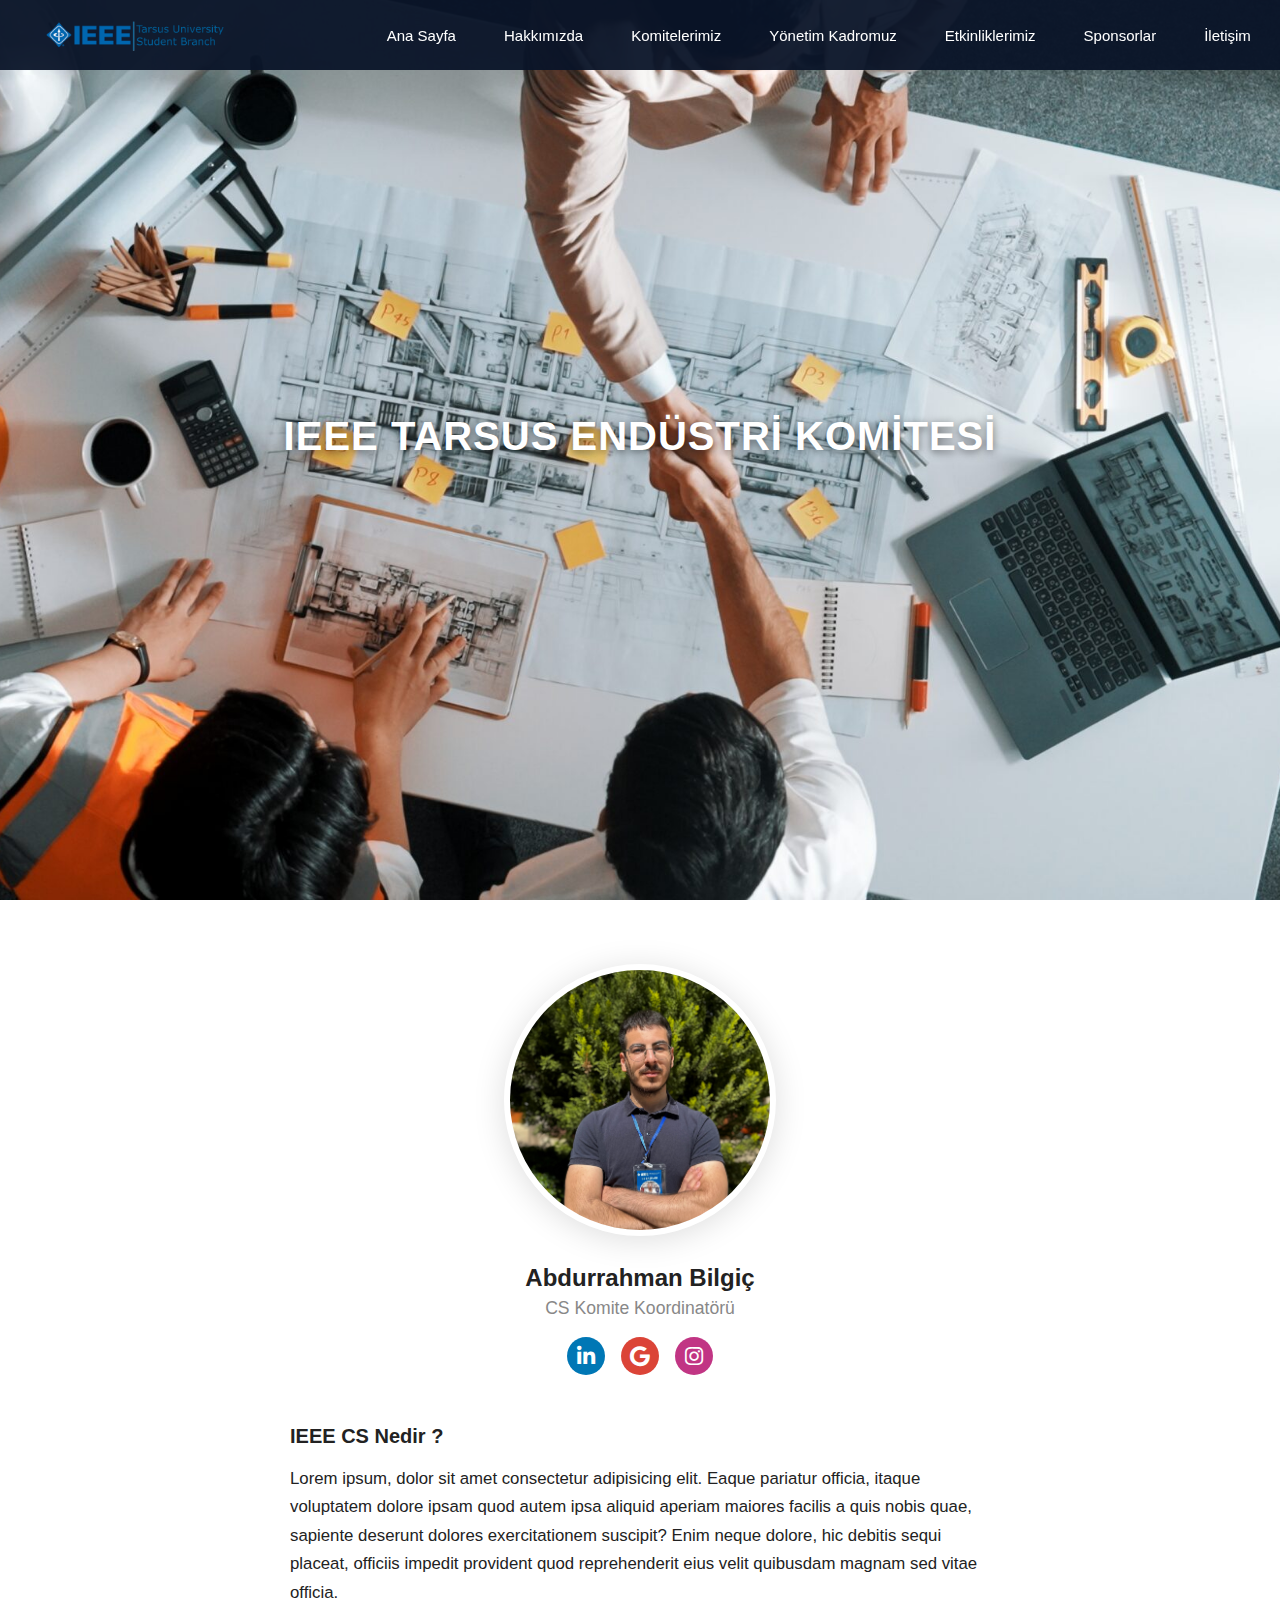
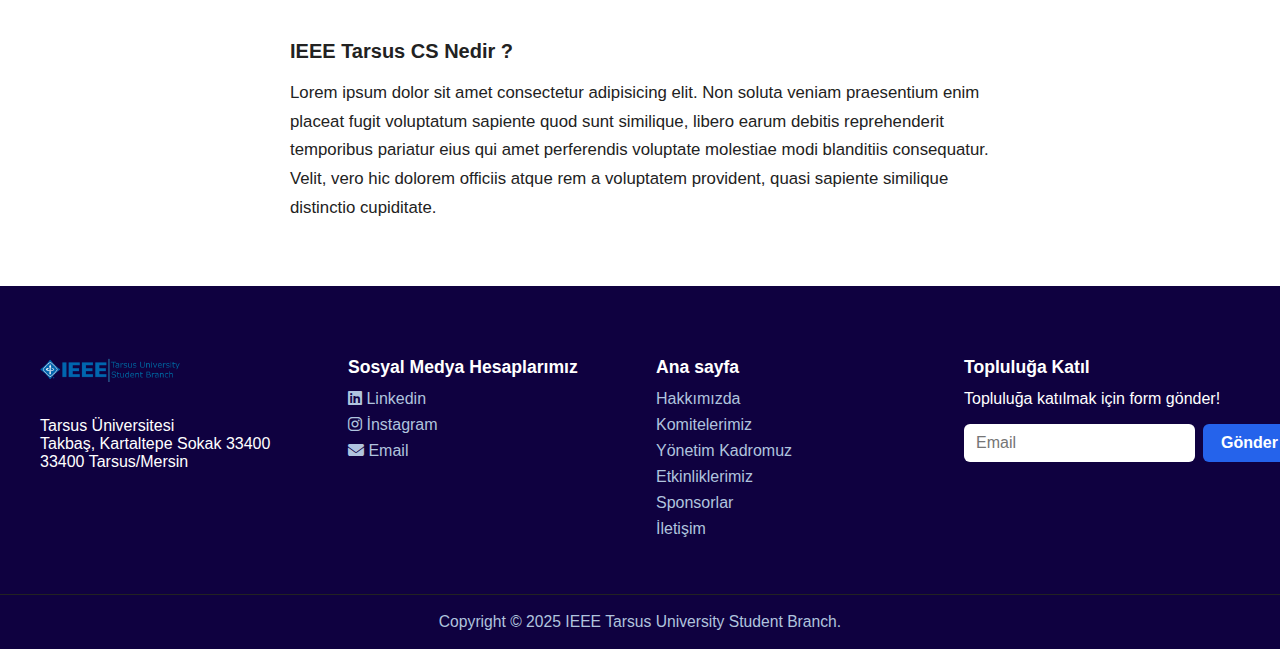
<file: endustri.html>
<!DOCTYPE html>
<html lang="en">
<head>
    <meta charset="UTF-8">
    <meta name="viewport" content="width=device-width, initial-scale=1.0">
    <title>Document</title>
    <link rel="stylesheet" href="total.js">
    <link rel="stylesheet" href="https://cdnjs.cloudflare.com/ajax/libs/font-awesome/6.4.2/css/all.min.css">
  
</head>
<style>

body{
    margin: 0px;
    padding: 0px;
    font-family: 'Segoe UI', Arial, sans-serif;
}

.navbar {
    width: 100%;
    background: rgba(10, 20, 40, 0.95);
    display: flex;
    justify-content: space-between;
    align-items: center;
    padding: 0 40px;
    height: 70px;
    position: fixed;
    top: 0;
    left: 0;
    z-index: 10;
}

.navbar-left {
    display: flex;
    align-items: center;
    gap: 12px;
}

.divider {
    width: 2px;
    height: 38px;
    background: #fff3;
    margin: 0 8px;
}
.navbar-branch {
    display: flex;
    flex-direction: column;
    margin-left: 8px;
    font-size: 13px;
    color: #b0c4de;
    line-height: 1.1;
}

.navbar-menu {
    display: flex;
    align-items: center;
    gap: 12px;
    list-style: none;
    margin-right: 4%;
    padding: 0;
    justify-content: flex-start;
}

.navbar-menu li {
    position: relative;
    margin: 0;
    padding: 0;
}

.navbar-menu li a {
    color: #fff;
    text-decoration: none;
    font-weight: 500;
    font-size: 15px;
    transition: color 0.2s;
    padding: 10px 18px;
    border-radius: 8px;
    display: block;
}

.navbar-menu li a:hover {
    color: #00bfff;
    background: rgba(255,255,255,0.08);
}

.dropdown {
    position: relative;
}

.dropdown-menu {
    display: none;
    position: absolute;
    top: 100%;
    left: 0;
    min-width: 180px;
    background: rgba(255,255,255,0.18);
    backdrop-filter: blur(12px);
    -webkit-backdrop-filter: blur(12px);
    box-shadow: 0 8px 24px #0002;
    border-radius: 0 0 16px 16px;
    z-index: 100;
    padding: 0;
    margin: 0;
    border: 1px solid rgba(255,255,255,0.25);
}

.dropdown:hover .dropdown-menu {
    display: block;
}

.dropdown-menu li {
    list-style: none;
}

.dropdown-menu li a {
    color: #1e3c72;
    background: none;
    border-radius: 8px;
    padding: 12px 20px;
    font-size: 15px;
    transition: background 0.2s, color 0.2s;
}

.dropdown-menu li a:hover {
    background: rgba(46,230,230,0.12);
    color: #0164ad;
}

.navbar-toggle {
    display: none;
    font-size: 2rem;
    color: #fff;
    cursor: pointer;
    margin-left: 20px;
}

.hero {
    display: flex;
    flex-direction: column;
    align-items: center;
    justify-content: center;
    min-height: 100vh;
    text-align: center;
    background: none;
    position: relative;
    overflow: hidden;
}
.hero-bg-section {
  position: relative;
}
.hero-bg-section .hero-bg::after {
  content: '';
  position: absolute;
  top: 0; left: 0; width: 100%; height: 100%;
  background: rgba(0,0,0,0.9); /* Karartma oranı */
  z-index: 1;
  pointer-events: none;
}
.hero-bg {
  position: absolute;
  top: 0; left: 0; width: 100%; height: 100%;
  object-fit: cover;
  z-index: 0;
  opacity: 1;
}
.hero > *:not(.hero-bg) {
  position: relative;
  z-index: 2;
}

.hero {
  background: url('endustri.jpg') no-repeat center center;
  background-size: cover;
  min-height: 100vh;
  width: 100vw;
  display: flex;
  align-items: center;
  justify-content: center;
  flex-direction: column;
  position: relative;
}
#hero-subtittles {
  position: relative;
  margin-top: 0;
  color: #fff;
  text-shadow: 0 2px 8px #0008;
  font-size: 2.5rem;
  font-weight: bold;
  letter-spacing: 1px;
}
.logo-cs{
    height: 40px;
    width: auto;
}
.logo {
    height: 100px;
    width: auto;
    border-radius: 6px;
    padding: 2px 6px;
    margin-top: 5%;
}

.cs-profile-section {
  display: flex;
  flex-direction: column;
  align-items: center;
  margin-top: 60px;
  margin-bottom: 60px;
}

.cs-profile-card {
  margin-top: 5%;
 
  display: flex;
  flex-direction: column;
  align-items: center;
  margin-bottom: 40px;
}

.cs-profile-img {
  width: 260px;
  height: 260px;
  object-fit: cover;
  border-radius: 50%;
  box-shadow: 0 4px 32px #0002;
  border: 6px solid #fff;
  background: #fff;
}

.cs-profile-name {
  font-size: 1.5rem;
  font-weight: 700;
  margin: 28px 0 6px 0;
  color: #222;
  text-align: center;
}

.cs-profile-title {
  font-size: 1.1rem;
  color: #888;
  margin-bottom: 18px;
  text-align: center;
}

.cs-profile-socials {
  display: flex;
  gap: 16px;
  margin-bottom: 10px;
}

.cs-social {
  width: 38px;
  height: 38px;
  display: flex;
  align-items: center;
  justify-content: center;
  border-radius: 50%;
  font-size: 1.3rem;
  color: #fff;
  transition: background 0.2s, transform 0.2s;
  background: #0077b5; /* Varsayılan LinkedIn rengi */
  text-decoration: none;
}

.cs-linkedin { background: #0077b5; }
.cs-gmail { background: #db4437; }
.cs-instagram { background: #c13584; }

.cs-social:hover {
  transform: scale(1.12);
  filter: brightness(1.1);
}

.cs-profile-info {
  max-width: 700px;
  margin: 0 auto;
  text-align: left;
  margin-bottom: 5% !important;
}

.cs-profile-info h3 {
  font-size: 1.25rem;
  font-weight: 700;
  margin-top: 32px;
  margin-bottom: 8px;
  color: #222;
}

.cs-profile-info p {
  font-size: 1.05rem;
  color: #222;
  margin-bottom: 18px;
  line-height: 1.7;
}
body, html {
  scrollbar-width: none;         /* Firefox */
  -ms-overflow-style: none;      /* IE ve Edge */
}
body::-webkit-scrollbar, html::-webkit-scrollbar {
  display: none;                 /* Chrome, Safari, Opera */
}

.footer {
  background: #0f0140;
  color: #fff;
  padding: 48px 0 0 0;
  margin-top: 0;
}
.footer-container {
  display: flex;
  flex-wrap: wrap;
  max-width: 1200px;
  margin: 0 auto;
  gap: 32px;
  padding: 0 24px;
  justify-content: space-between;
}
.footer-col {
  flex: 1 1 200px;
  min-width: 200px;
  margin-bottom: 32px;
}
.footer-logo {
  width: 140px;
  margin-bottom: 18px;
}
.footer-col h4 {
  font-size: 1.1rem;
  margin-bottom: 12px;
  color: #fff;
}
.footer-col ul {
  list-style: none;
  padding: 0;
  margin: 0;
}
.footer-col ul li {
  margin-bottom: 8px;
}
.footer-col ul li a {
  color: #b0c4de;
  text-decoration: none;
  font-size: 1rem;
  transition: color 0.2s;
}
.footer-col ul li a:hover {
  color: #fff;
}
.newsletter-form {
  display: flex;
  gap: 8px;
  margin-top: 8px;
}
.newsletter-form input {
  flex: 1;
  padding: 10px 12px;
  border-radius: 6px;
  border: none;
  font-size: 1rem;
}
.newsletter-form button {
  background: #2563eb;
  color: #fff;
  border: none;
  border-radius: 6px;
  padding: 10px 18px;
  font-size: 1rem;
  font-weight: 600;
  cursor: pointer;
  transition: background 0.2s;
}
.newsletter-form button:hover {
  background: #1d4ed8;
}
.footer-bottom {
  border-top: 1px solid #222;
  margin-top: 16px;
  padding: 18px 0;
  text-align: center;
  color: #b0c4de;
  font-size: 0.98rem;
  display: flex;
  flex-direction: column;
  gap: 6px;
}
.footer-bottom a {
  color: #b0c4de;
  text-decoration: underline;
  margin: 0 4px;
  font-size: 0.98rem;
}
.footer-bottom a:hover {
  color: #fff;
}
.footer-col img {
  margin-bottom: 0px;
}
.footer-col p {
  margin-top: 0px;
}


@media (max-width: 768px) {
  .navbar {
    padding: 0 16px;
    height: 60px;
  }
  .logo {
    height: 90px;
    margin-top: 0;
  }
  .navbar-menu {
    display: none;
    flex-direction: column;
    position: absolute;
    top: 60px;
    left: 0;
    width: 100vw;
    background: rgba(10, 20, 40, 0.97);
    box-shadow: 0 8px 32px #0003;
    z-index: 99;
    margin: 0;
    padding: 0;
    gap: 0;
  }
  .navbar-menu.open {
    display: flex;
  }
  .navbar-menu li {
    width: 100%;
    text-align: left;
    border-bottom: 1px solid #fff2;
    padding: 0;
  }
  .navbar-menu li a {
    display: block;
    padding: 18px 24px;
    font-size: 1.1rem;
  }
  .navbar-toggle {
    display: block;
    position: absolute;
    right: 32px;
    top: 8px;
    z-index: 100;
  }
  .navbar-left {
    flex: 1;
    min-width: 0;
  }
  .navbar {
    flex-wrap: nowrap;
  }
  .navbar-menu .dropdown-menu {
    position: static;
    min-width: 100%;
    box-shadow: none;
    border-radius: 0;
    background: rgba(255,255,255,0.10);
    backdrop-filter: blur(6px);
    display: none;
  }
  .navbar-menu .dropdown.open .dropdown-menu {
    display: block;
  }
  .cs-profile-info{
    padding-right: 15px;
    padding-left: 15px;
  }
  .footer-col{
    margin: 0px;
  }
  .footer-container{
    gap: 12px;
  }
  .footer-col img{
    width: 50%;
    height: auto;
  }
  .navbar-left img {
    width: 30%;
    height: auto;
  }
  .navbar-toggle{
    margin-right: 4%;
  }

}
@media (max-width: 900px) {
  .navbar-menu li:not(:first-child) {
    display: none !important;
  }
}

</style>

<body>
    <nav class="navbar">
        <div class="navbar-left">
            <img src="uni-logo.png" alt="Tarsus University Logo" class="logo">
        </div>
        <div class="navbar-toggle" id="navbar-toggle">&#9776;</div>
        <ul class="navbar-menu" id="navbar-menu">
            <li><a href="index.html">Ana Sayfa</a></li>
            <li class="dropdown">
              <a href="#">Hakkımızda</a>
              <ul class="dropdown-menu">
                  <li><a href="yonetim.html">Yönetim Kurulu</a></li>
                  <li><a href="idari.html">İdari Kurul</a></li>
                  <li><a href="tuzuk.html">Güncel Tüzük</a></li>
                  <li><a href="basvuru.html">Topluluğa Katıl</a></li>
              </ul>
          </li>
            <li class="dropdown">
                <a href="#">Komitelerimiz</a>
                <ul class="dropdown-menu">
                    <li><a href="#">Computer Science</a></li>
                    <li><a href="#">Endüstri Topluluğu</a></li>
                </ul>
            </li>
            <li><a href="#">Yönetim Kadromuz</a></li>
            <li><a href="#">Etkinliklerimiz</a></li>
            <li><a href="#">Sponsorlar</a></li>
            <li><a href="#">İletişim</a></li>
        </ul>
    </nav>

    <main class="hero">
        <h1 id="hero-subtittles">IEEE TARSUS ENDÜSTRİ KOMİTESİ</h1>
    </main>


    <div class="cs-profile-card">
        <img src="floating1.jpg" alt="Abdurrahman Bilgiç" class="cs-profile-img">
        <h2 class="cs-profile-name">Abdurrahman Bilgiç</h2>
        <div class="cs-profile-title">CS Komite Koordinatörü</div>
        <div class="cs-profile-socials">
          <a href="#" class="cs-social cs-linkedin" title="LinkedIn"><i class="fab fa-linkedin-in"></i></a>
          <a href="#" class="cs-social cs-gmail" title="Gmail"><i class="fab fa-google"></i></a>
          <a href="#" class="cs-social cs-instagram" title="Instagram"><i class="fab fa-instagram"></i></a>
        </div>
      </div>
      <div class="cs-profile-info">
        <h3>IEEE CS Nedir ?</h3>
        <p>
        Lorem ipsum, dolor sit amet consectetur adipisicing elit. Eaque pariatur officia, itaque voluptatem dolore ipsam quod autem ipsa aliquid aperiam maiores facilis a quis nobis quae, sapiente deserunt dolores exercitationem suscipit? Enim neque dolore, hic debitis sequi placeat, officiis impedit provident quod reprehenderit eius velit quibusdam magnam sed vitae officia.
        </p>
        <h3>IEEE Tarsus CS Nedir ?</h3>
        <p>
        Lorem ipsum dolor sit amet consectetur adipisicing elit. Non soluta veniam praesentium enim placeat fugit voluptatum sapiente quod sunt similique, libero earum debitis reprehenderit temporibus pariatur eius qui amet perferendis voluptate molestiae modi blanditiis consequatur. Velit, vero hic dolorem officiis atque rem a voluptatem provident, quasi sapiente similique distinctio cupiditate.
        </p>
      </div>

      <footer class="footer">
        <div class="footer-container">
          <div class="footer-col">
            <img src="uni-logo.png " alt="Logo" class="footer-logo">
            <p>Tarsus Üniversitesi <br>
              Takbaş, Kartaltepe Sokak 33400<br>33400 Tarsus/Mersin<br></p>
          </div>
          <div class="footer-col">
            <h4>Sosyal Medya Hesaplarımız</h4>
            <ul>
              <li><a href="#"><i class="fab fa-linkedin"></i> Linkedin</a></li>
              <li><a href="#"><i class="fab fa-instagram"></i> İnstagram</a></li>
              <li><a href="#"><i class="fas fa-envelope"></i> Email</a></li>
            </ul>
          </div>
          <div class="footer-col">
            <h4>Ana sayfa</h4>
            <ul>
              <li><a href="#">Hakkımızda</a></li>
              <li><a href="#">Komitelerimiz</a></li>
              <li><a href="#">Yönetim Kadromuz</a></li>
              <li><a href="#">Etkinliklerimiz</a></li>
              <li><a href="#">Sponsorlar</a></li>
              <li><a href="#">İletişim</a></li>
            </ul>
          </div>
          <div class="footer-col">
            <h4>Topluluğa Katıl</h4>
            <p>Topluluğa katılmak için form gönder!</p>
            <form class="newsletter-form">
              <input type="email" placeholder="Email">
              <button type="submit">Gönder</button>
            </form>
          </div>
        </div>
        <div class="footer-bottom">
          <span>Copyright © 2025 IEEE Tarsus University Student Branch.</span>
        </div>
      </footer>

      <script>
        const navbarToggle = document.getElementById('navbar-toggle');
      const navbarMenu = document.getElementById('navbar-menu');
      const dropdowns = document.querySelectorAll('.navbar-menu .dropdown');
    
      if (navbarToggle && navbarMenu) {
        navbarToggle.addEventListener('click', function() {
          navbarMenu.classList.toggle('open');
        });
      }
    
      // Mobilde dropdown aç/kapat
      if (window.innerWidth <= 900) {
        dropdowns.forEach(drop => {
          drop.addEventListener('click', function(e) {
            e.stopPropagation();
            this.classList.toggle('open');
          });
        });
      }
          </script>
      

</body>
</html>
</file>
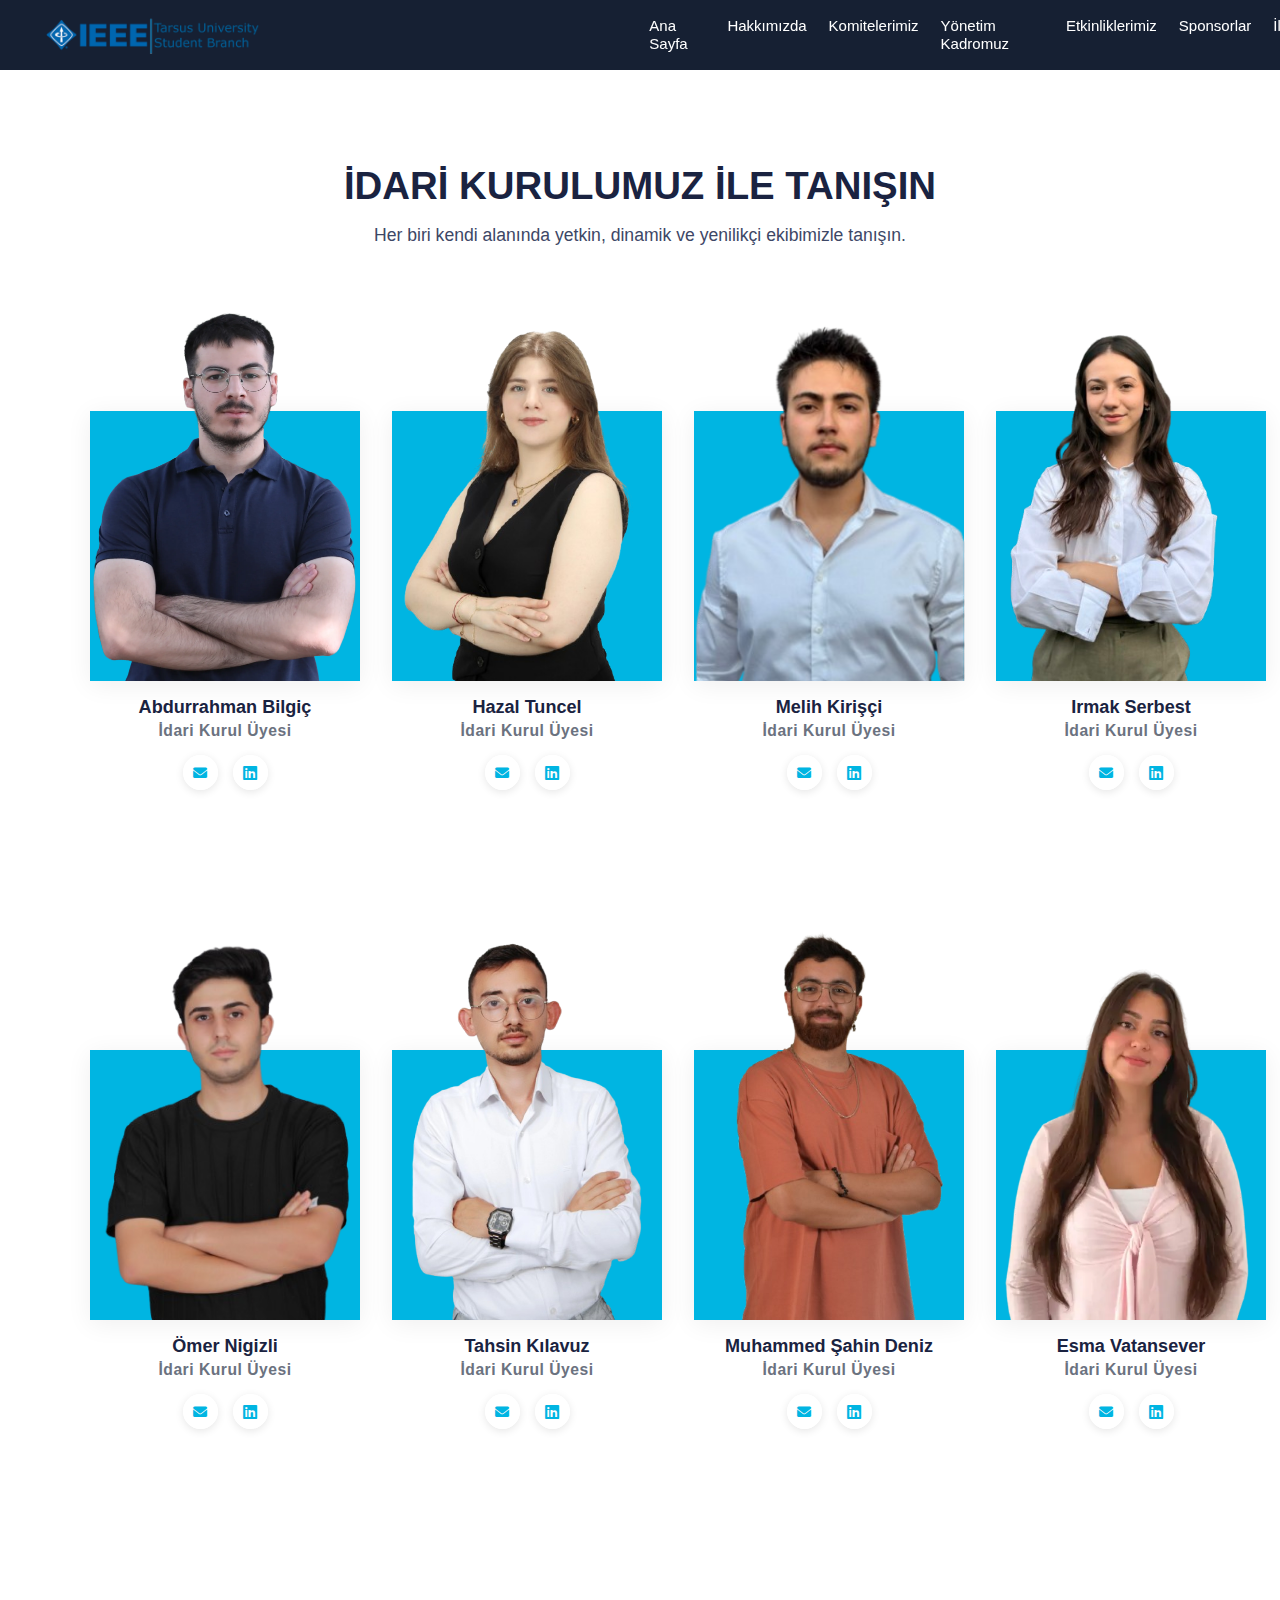
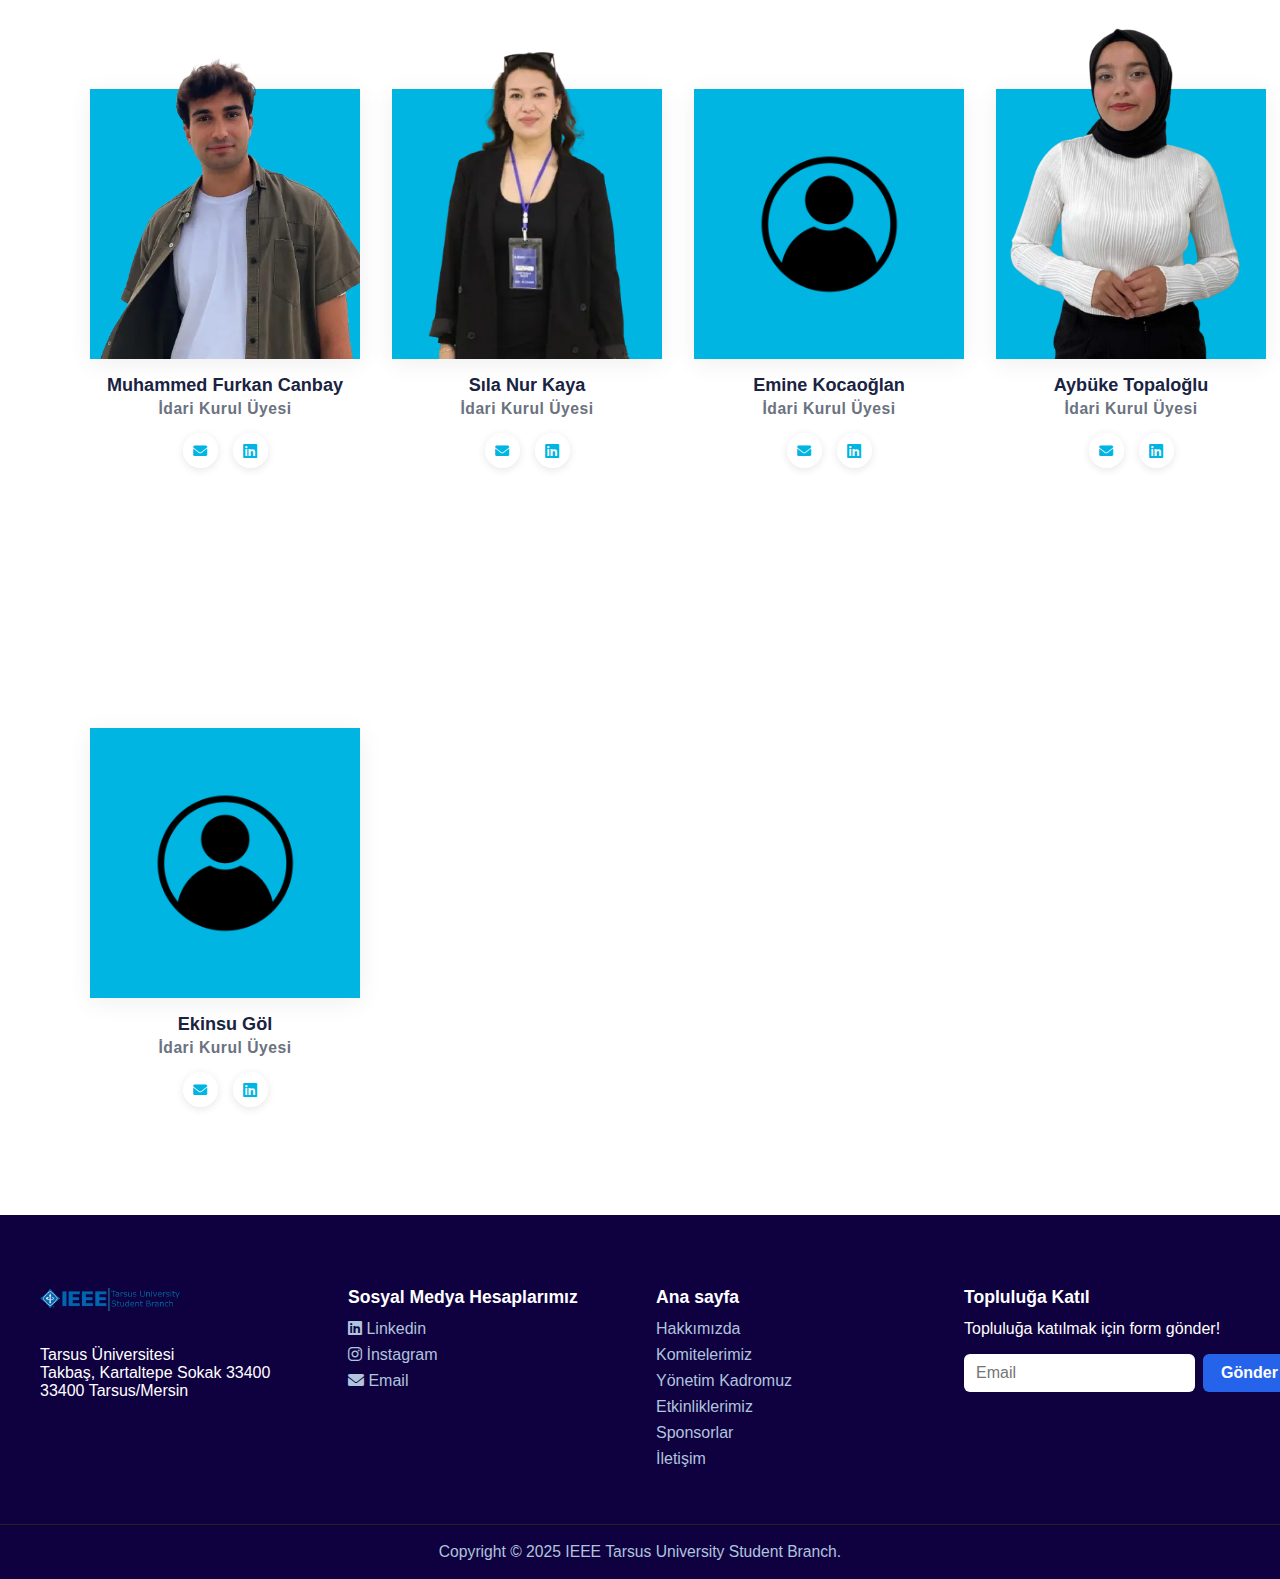
<file: idari.html>
<!DOCTYPE html>
<html lang="en">
<head>
  <meta charset="UTF-8">
  <meta name="viewport" content="width=device-width, initial-scale=1.0">
  <title>Our leadership team</title>
  <link rel="stylesheet" href="style.css">
  <link rel="stylesheet" href="https://cdnjs.cloudflare.com/ajax/libs/font-awesome/6.0.0/css/all.min.css">
  <style>
    body {
      font-family: 'Inter', Arial, sans-serif;
      background: #fff;
      margin: 0;
      padding: 0;
      color: #1a2341;
    }
    .team-section {
      max-width: 1100px;
      margin: 48px auto 0 auto;
      padding: 90px 16px 48px 16px;
      text-align: center;
      
    }
    .team-section h1 {
      font-size: 2.4rem;
      font-weight: 800;
      margin-bottom: 10px;
      color: #1a2341;
    }
    .team-section p {
      color: #3d4766;
      font-size: 1.1rem;
      margin-bottom: 38px;
    }
    .team-grid {
      display: grid;
      grid-template-columns: repeat(4, 1fr);
      gap: 200px 32px;
      justify-items: center;
      margin-top: 15%;
    }
    .team-card {
      width: 270px;
      height: 270px;
      box-shadow: 0 4px 24px #0001;
      padding: 32px 18px 0 18px;
      display: flex;
      flex-direction: column;
      align-items: center;
      transition: transform 0.18s, box-shadow 0.18s;
      position: relative;
      overflow: visible;
      background: #00629B;
      min-width: 0;
      min-height: 0;
      box-sizing: border-box;
    }

  
    
    .team-card {
      background: #00B5E2;
    }
    .team-card:hover {
      transform: translateY(-8px) scale(1.03);
      box-shadow: 0 8px 32px #0002;
    }
    .team-photo {
      width: 100%;
      height: auto;
      position: absolute;
      left: 50%;
      bottom: 0;
      transform: translateX(-50%);
      z-index: 2;
      pointer-events: none;
      background: none;
    }
    .team-name {
      font-size: 1.13rem;
      font-weight: 700;
      margin-bottom: 4px;
      color: #1a2341;
      margin-top: 16px;
    }
    .team-title {
      font-size: 0.98rem;
      color: #6b7280;
      margin-bottom: 0;
      letter-spacing: 0.5px;
    }
    .team-card-content {
      padding-bottom: 60px;
      width: 100%;
      flex: 1 1 auto;
      display: flex;
      flex-direction: column;
      justify-content: flex-end;
    }
    .team-card-wrapper {
      display: flex;
      flex-direction: column;
      align-items: center;
    }

    .bg1 img{
        height: 140% !important;
        height: auto;
    }
    .bg2 img {
        height: 140% !important;
        width: auto;
    }
    .bg3 img {
        height: 230% !important;
        width: auto;
        margin-left: 1% !important;
    }
    .bg4 img {
        height: 170% !important;
        width: auto;
    }
    .bg5 img {
        height: 140% !important;
        width: auto;
    }
    .bg6 img {
        height: 140% !important;
        width: auto;
    }
    .bg7 img {
        height: 170% !important;
        width: auto;
    }
    .bg8 img {
        height: 150% !important;
        width: auto;
    }
    .bg9 img {
        height: 150% !important;
        width: auto;
    }
    .bg10 img {
        height: 115% !important;
        width: auto;
    }
    .bg12 img {
        height: 130% !important;
        width: auto;
    }





    @media (max-width: 1200px) {
      .team-grid { grid-template-columns: repeat(3, 1fr); }
    }
    @media (max-width: 900px) {
      .team-grid { grid-template-columns: repeat(2, 1fr); }
      .team-card { width: 220px; height: 220px; }
    }
    @media (max-width: 600px) {
      .team-grid { grid-template-columns: 1fr; }
      .team-section h1 { font-size: 1.5rem; }
      .team-card { width: 90vw; height: 90vw; max-width: 320px; max-height: 320px; }
    }
    @media (max-width: 768px) {
     .team-grid{
      margin-top: 40% !important;
     }
     .navbar-menu li:not(:first-child) {
        display: none !important;
      }
    }
    
    /* Sosyal medya ikonları için stiller */
    .social-links {
      display: flex;
      gap: 15px;
      justify-content: center;
      margin-top: 15px;
    }
    
    .social-link {
      display: inline-flex;
      align-items: center;
      justify-content: center;
      width: 35px;
      height: 35px;
      background: rgba(255, 255, 255, 0.9);
      border-radius: 50%;
      color: #00B5E2;
      text-decoration: none;
      transition: all 0.3s ease;
      box-shadow: 0 2px 8px rgba(0, 0, 0, 0.1);
    }
    
    .social-link:hover {
      background: #fff;
      color: #00629B;
      transform: translateY(-2px);
      box-shadow: 0 4px 12px rgba(0, 0, 0, 0.2);
    }
    
    .social-link i {
      font-size: 16px;
    }
    
    /* Mail ikonu için özel stil */
    .social-link .fa-envelope {
      font-size: 14px;
    }
  </style>
</head>
<body>
    <nav class="navbar">
        <div class="navbar-left">
            <img src="uni-logo.png" alt="Tarsus University Logo" class="logo">
        </div>
        <div class="navbar-toggle" id="navbar-toggle">&#9776;</div>
        <ul class="navbar-menu" id="navbar-menu">
            <li><a href="index.html">Ana Sayfa</a></li>
            <li class="dropdown">
              <a href="#">Hakkımızda</a>
              <ul class="dropdown-menu">
                  <li><a href="yonetim.html">Yönetim Kurulu</a></li>
                  <li><a href="#">İdari Kurul</a></li>
  
                  <li><a href="tuzuk.html">Güncel Tüzük</a></li>
                  <li><a href="basvuru.html">Topluluğa Katıl</a></li>
              </ul>
          </li>
            <li class="dropdown">
                <a href="#">Komitelerimiz</a>
                <ul class="dropdown-menu">
                    <li><a href="#">Computer Science</a></li>
                    <li><a href="#">Endüstri Topluluğu</a></li>
                </ul>
            </li>
            <li><a href="#">Yönetim Kadromuz</a></li>
            <li><a href="#">Etkinliklerimiz</a></li>
            <li><a href="#">Sponsorlar</a></li>
            <li><a href="#">İletişim</a></li>
        </ul>
    </nav>


  <section class="team-section">
    <h1>İDARİ KURULUMUZ İLE TANIŞIN</h1>
    <p>Her biri kendi alanında yetkin, dinamik ve yenilikçi ekibimizle tanışın. </p>
    <div class="team-grid">
      <div class="team-card-wrapper">
        <div class="team-card bg1">
          <img src="cropped-img.webp" class="team-photo" alt="Abdurrahman Bilgiç">
        </div>
        <div class="team-card-content">
          <div class="team-name">Abdurrahman Bilgiç</div>
          <div class="team-title">İdari Kurul Üyesi</div>
          <div class="social-links">
            <a href="mailto:abilgic07076@gmail.com" class="social-link">
              <i class="fas fa-envelope"></i>
            </a>
            <a href="www.linkedin.com/in/abdurrahman-bilgiç-78883928b" target="_blank" class="social-link">
              <i class="fab fa-linkedin"></i>
            </a>
          </div>
        </div>
      </div>
      <div class="team-card-wrapper">
        <div class="team-card bg2">
          <img src="img/hazal_tuncel-removebg-preview.png" class="team-photo" alt="hazal tuncel">
        </div>
        <div class="team-card-content">
            <div class="team-name">Hazal Tuncel</div>
            <div class="team-title">İdari Kurul Üyesi</div>
            <div class="social-links">
              <a href="mailto:hazaltuncell1@gmail.com" class="social-link">
                <i class="fas fa-envelope"></i>
              </a>
              <a href="https://www.linkedin.com/in/hazal-tuncel-225b2b345?utm_source=share&utm_campaign=share_via&utm_content=profile&utm_medium=android_app" target="_blank" class="social-link">
                <i class="fab fa-linkedin"></i>
              </a>
            </div>
          </div>
      </div>
      <div class="team-card-wrapper">
        <div class="team-card bg3">
          <img src="melih3.png" class="team-photo" alt="melih kirişçi">
        </div>
        <div class="team-card-content">
            <div class="team-name">Melih Kirişçi</div>
            <div class="team-title">İdari Kurul Üyesi</div>
            <div class="social-links">
              <a href="mailto:melihkirisci26@gmail.com" class="social-link">
                <i class="fas fa-envelope"></i>
              </a>
              <a href="https://www.linkedin.com/in/melih-kiri%C5%9Fci-6b383633b?utm_source=share&utm_campaign=share_via&utm_content=profile&utm_medium=android_app" target="_blank" class="social-link">
                <i class="fab fa-linkedin"></i>
              </a>
            </div>
          </div>
      </div>
      <div class="team-card-wrapper">
        <div class="team-card bg4">
          <img src="img/ırmak-removebg-preview.png" class="team-photo" alt="ırmak serbest">
        </div>
        <div class="team-card-content">
            <div class="team-name">Irmak Serbest</div>
            <div class="team-title">İdari Kurul Üyesi</div>
            <div class="social-links">
              <a href="mailto:irmakserbest04@gmail.com" class="social-link">
                <i class="fas fa-envelope"></i>
              </a>
              <a href="https://www.linkedin.com/in/irmak-serbest-b14481247?utm_source=share&utm_campaign=share_via&utm_content=profile&utm_medium=android_app" target="_blank" class="social-link">
                <i class="fab fa-linkedin"></i>
              </a>
            </div>
          </div>
      </div>
      <div class="team-card-wrapper">
        <div class="team-card bg5">
          <img src="img/omer-removebg-preview.png" class="team-photo" alt="ömer nigizli">
        </div>
        <div class="team-card-content">
            <div class="team-name">Ömer Nigizli</div>
            <div class="team-title">İdari Kurul Üyesi</div>
            <div class="social-links">
              <a href="mailto:omernigiz811@gmail.com " class="social-link">
                <i class="fas fa-envelope"></i>
              </a>
              <a href="https://www.linkedin.com/in/%C3%B6mer-nigiz-922987348/" target="_blank" class="social-link">
                <i class="fab fa-linkedin"></i>
              </a>
            </div>
          </div>
      </div>
      <div class="team-card-wrapper">
        <div class="team-card bg6">
          <img src="img/tahsin-removebg-preview.png" class="team-photo" alt="tahsin kılavuz">
        </div>
        <div class="team-card-content">
            <div class="team-name">Tahsin Kılavuz</div>
            <div class="team-title">İdari Kurul Üyesi</div>
            <div class="social-links">
              <a href="mailto: thsnklvz@gmail.com" class="social-link">
                <i class="fas fa-envelope"></i>
              </a>
              <a href="https://www.linkedin.com/in/tahsin-k%C4%B1lavuz-0a8b33261/?utm_source=share&utm_campaign=share_via&utm_content=profile&utm_medium=android_app" target="_blank" class="social-link">
                <i class="fab fa-linkedin"></i>
              </a>
            </div>
          </div>
      </div>
      <div class="team-card-wrapper">
        <div class="team-card bg7">
          <img src="img/sahin-removebg-preview.png" class="team-photo" alt="muhammed şahin deniz">
        </div>
        <div class="team-card-content">
            <div class="team-name">Muhammed Şahin Deniz</div>
            <div class="team-title">İdari Kurul Üyesi</div>
            <div class="social-links">
              <a href="mailto:232502031@tarsus.edu.tr" class="social-link">
                <i class="fas fa-envelope"></i>
              </a>
              <a href="https://www.linkedin.com/in/%C5%9Fahin-deniz-8452992b6?utm_source=share&utm_campaign=share_via&utm_content=profile&utm_medium=android_app" target="_blank" class="social-link">
                <i class="fab fa-linkedin"></i>
              </a>
            </div>
          </div>
      </div>
      <div class="team-card-wrapper">
        <div class="team-card bg8">
          <img src="img/esma-remove-bg.webp" class="team-photo" alt="esma vatansever">
        </div>
        <div class="team-card-content">
            <div class="team-name">Esma Vatansever</div>
            <div class="team-title">İdari Kurul Üyesi</div>
            <div class="social-links">
              <a href="mailto:esmavatansever2@gmail.com" class="social-link">
                <i class="fas fa-envelope"></i>
              </a>
              <a href="https://www.linkedin.com/in/esma-vatansever-b80739356/?utm_source=share&utm_campaign=share_via&utm_content=profile&utm_medium=ios_app" target="_blank" class="social-link">
                <i class="fab fa-linkedin"></i>
              </a>
            </div>
          </div>
      </div>
      <div class="team-card-wrapper">
        <div class="team-card bg9">
          <img src="img/muhammed-furkan-canbay-remove-bg.webp" class="team-photo" alt="muhammed furkan canbay">
        </div>
        <div class="team-card-content">
            <div class="team-name">Muhammed Furkan Canbay</div>
            <div class="team-title">İdari Kurul Üyesi</div>
            <div class="social-links">
              <a href="mailto:mfurkan.cnby@gmail.com" class="social-link">
                <i class="fas fa-envelope"></i>
              </a>
              <a href="https://www.linkedin.com/in/furkan-canbay-8a4a38237?utm_source=share&utm_campaign=share_via&utm_content=profile&utm_medium=ios_app" target="_blank" class="social-link">
                <i class="fab fa-linkedin"></i>
              </a>
            </div>
          </div>
      </div>
      <div class="team-card-wrapper">
        <div class="team-card bg10">
          <img src="img/sıla-nur-kaya-remove-bg.webp" class="team-photo" alt="sıla nur kaya">
        </div>
        <div class="team-card-content">
            <div class="team-name">Sıla Nur Kaya</div>
            <div class="team-title">İdari Kurul Üyesi</div>
            <div class="social-links">
              <a href="mailto:slanrkaya@gmail.com " class="social-link">
                <i class="fas fa-envelope"></i>
              </a>
              <a href="http://linkedin.com/in/sıla-nur-kaya-2942a42a0" target="_blank" class="social-link">
                <i class="fab fa-linkedin"></i>
              </a>
            </div>
          </div>
      </div>
      <div class="team-card-wrapper">
        <div class="team-card bg11">
          <img src="img/default.webp" class="team-photo" alt="default">
        </div>
        <div class="team-card-content">
            <div class="team-name">Emine Kocaoğlan</div>
            <div class="team-title">İdari Kurul Üyesi</div>
            <div class="social-links">
              <a href="mailto:eminekocaoglan1@gmail.com" class="social-link">
                <i class="fas fa-envelope"></i>
              </a>
              <a href="https://www.linkedin.com/in/emine-kocao%C4%9Flan-474050352?utm_source=share&utm_campaign=share_via&utm_content=profile&utm_medium=ios_app" target="_blank" class="social-link">
                <i class="fab fa-linkedin"></i>
              </a>
            </div>
          </div>
      </div>
      <div class="team-card-wrapper">
        <div class="team-card bg12">
          <img src="img/aybüke-remove-bg.png" class="team-photo" alt="default">
        </div>
        <div class="team-card-content">
            <div class="team-name">Aybüke Topaloğlu</div>
            <div class="team-title">İdari Kurul Üyesi</div>
            <div class="social-links">
              <a href="mailto:aybuketopaloglu4644@gmail.com" class="social-link">
                <i class="fas fa-envelope"></i>
              </a>
              <a href="https://www.linkedin.com/in/ayb%C3%BCke-topalo%C4%9Flu-54b511380/" target="_blank" class="social-link">
                <i class="fab fa-linkedin"></i>
              </a>
            </div>
          </div>
      </div>
      <div class="team-card-wrapper">
        <div class="team-card bg13">
          <img src="img/default.webp" class="team-photo" alt="default">
        </div>
        <div class="team-card-content">
            <div class="team-name">Ekinsu Göl</div>
            <div class="team-title">İdari Kurul Üyesi</div>
            <div class="social-links">
              <a href="mailto:ekinsugol@gmail.com" class="social-link">
                <i class="fas fa-envelope"></i>
              </a>
              <a href="https://www.linkedin.com/in/ekinsu-g%C3%B6l-3a56a4360/" target="_blank" class="social-link">
                <i class="fab fa-linkedin"></i>
              </a>
            </div>
          </div>
      </div>
    </div>
   
  </section>


  <footer class="footer">
    <div class="footer-container">
      <div class="footer-col">
        <img src="uni-logo.png " alt="Logo" class="footer-logo">
        <p>Tarsus Üniversitesi <br>
          Takbaş, Kartaltepe Sokak 33400<br>33400 Tarsus/Mersin<br></p>
      </div>
      <div class="footer-col">
        <h4>Sosyal Medya Hesaplarımız</h4>
        <ul>
          <li><a href="#"><i class="fab fa-linkedin"></i> Linkedin</a></li>
          <li><a href="#"><i class="fab fa-instagram"></i> İnstagram</a></li>
          <li><a href="#"><i class="fas fa-envelope"></i> Email</a></li>
        </ul>
      </div>
      <div class="footer-col">
        <h4>Ana sayfa</h4>
        <ul>
          <li><a href="#">Hakkımızda</a></li>
          <li><a href="#">Komitelerimiz</a></li>
          <li><a href="#">Yönetim Kadromuz</a></li>
          <li><a href="#">Etkinliklerimiz</a></li>
          <li><a href="#">Sponsorlar</a></li>
          <li><a href="#">İletişim</a></li>
        </ul>
      </div>
      <div class="footer-col">
        <h4>Topluluğa Katıl</h4>
        <p>Topluluğa katılmak için form gönder!</p>
        <form class="newsletter-form">
          <input type="email" placeholder="Email">
          <button type="submit">Gönder</button>
        </form>
      </div>
    </div>
    <div class="footer-bottom">
      <span>Copyright © 2025 IEEE Tarsus University Student Branch.</span>
    </div>
  </footer>


  <script>
    const navbarToggle = document.getElementById('navbar-toggle');
  const navbarMenu = document.getElementById('navbar-menu');
  const dropdowns = document.querySelectorAll('.navbar-menu .dropdown');

  if (navbarToggle && navbarMenu) {
    navbarToggle.addEventListener('click', function() {
      navbarMenu.classList.toggle('open');
    });
  }

  // Mobilde dropdown aç/kapat
  if (window.innerWidth <= 900) {
    dropdowns.forEach(drop => {
      drop.addEventListener('click', function(e) {
        e.stopPropagation();
        this.classList.toggle('open');
      });
    });
  }
      </script>
</body>
</html>
</file>
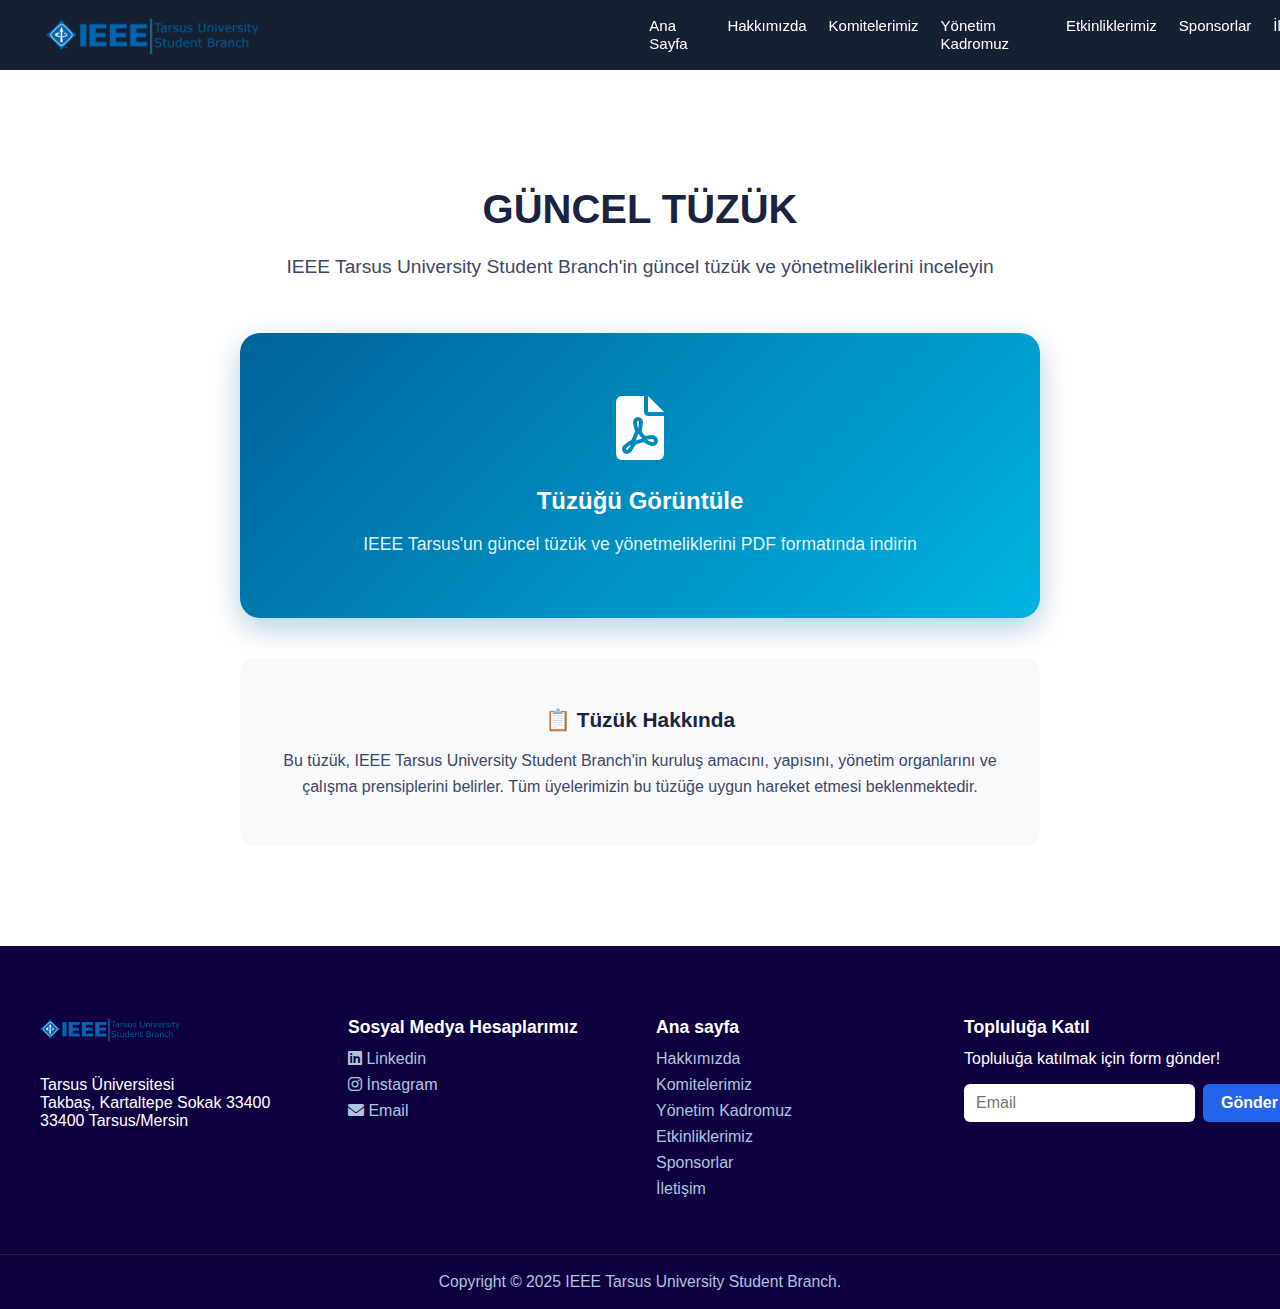
<file: tuzuk.html>
<!DOCTYPE html>
<html lang="en">
<head>
    <meta charset="UTF-8">
    <meta name="viewport" content="width=device-width, initial-scale=1.0">
    <title>Güncel Tüzük - IEEE Tarsus</title>
    <link rel="stylesheet" href="style.css">
    <link rel="stylesheet" href="https://cdnjs.cloudflare.com/ajax/libs/font-awesome/6.0.0/css/all.min.css">
    <style>
        .tuzuk-container {
            max-width: 800px;
            margin: 120px auto 60px auto;
            padding: 40px 20px;
            text-align: center;
        }
        
        .tuzuk-title {
            font-size: 2.5rem;
            font-weight: 800;
            margin-bottom: 20px;
            color: #1a2341;
        }
        
        .tuzuk-subtitle {
            font-size: 1.2rem;
            color: #3d4766;
            margin-bottom: 50px;
            line-height: 1.6;
        }
        
        .tuzuk-box {
            background: linear-gradient(135deg, #00629B, #00B5E2);
            border-radius: 20px;
            padding: 60px 40px;
            box-shadow: 0 10px 30px rgba(0, 98, 155, 0.3);
            cursor: pointer;
            transition: all 0.3s ease;
            margin-bottom: 40px;
        }
        
        .tuzuk-box:hover {
            transform: translateY(-5px);
            box-shadow: 0 15px 40px rgba(0, 98, 155, 0.4);
        }
        
        .tuzuk-icon {
            font-size: 4rem;
            color: white;
            margin-bottom: 20px;
        }
        
        .tuzuk-text {
            color: white;
            font-size: 1.5rem;
            font-weight: 600;
            margin-bottom: 15px;
        }
        
        .tuzuk-description {
            color: rgba(255, 255, 255, 0.9);
            font-size: 1.1rem;
            line-height: 1.6;
        }
        
        .download-info {
            background: #f8f9fa;
            border-radius: 15px;
            padding: 30px;
            margin-top: 30px;
        }
        
        .download-info h3 {
            color: #1a2341;
            margin-bottom: 15px;
            font-size: 1.3rem;
        }
        
        .download-info p {
            color: #3d4766;
            line-height: 1.6;
        }
        
        @media (max-width: 768px) {
            .tuzuk-container {
                margin: 100px auto 40px auto;
                padding: 20px 15px;
            }
            
            .tuzuk-title {
                font-size: 2rem;
            }
            
            .tuzuk-box {
                padding: 40px 20px;
            }
            
            .tuzuk-icon {
                font-size: 3rem;
            }
            
            .tuzuk-text {
                font-size: 1.3rem;
            }
        }
    </style>
</head>
<body>
    <nav class="navbar">
        <div class="navbar-left">
            <img src="uni-logo.png" alt="Tarsus University Logo" class="logo">
        </div>
        <div class="navbar-toggle" id="navbar-toggle">&#9776;</div>
        <ul class="navbar-menu" id="navbar-menu">
            <li><a href="index.html">Ana Sayfa</a></li>
            <li class="dropdown">
              <a href="#">Hakkımızda</a>
              <ul class="dropdown-menu">
                  <li><a href="yonetim.html">Yönetim Kurulu</a></li>
                  <li><a href="idari.html">İdari Kurul</a></li>
                  <li><a href="tuzuk.html">Güncel Tüzük</a></li>
                  <li><a href="basvuru.html">Topluluğa Katıl</a></li>
              </ul>
          </li>
            <li class="dropdown">
                <a href="#">Komitelerimiz</a>
                <ul class="dropdown-menu">
                    <li><a href="#">Computer Science</a></li>
                    <li><a href="#">Endüstri Topluluğu</a></li>
                </ul>
            </li>
            <li><a href="yonetim.html">Yönetim Kadromuz</a></li>
            <li><a href="#" id="events-link">Etkinliklerimiz</a></li>
            <li><a href="#" id="sponsor-link">Sponsorlar</a></li>
            <li><a href="#" id="contact-link">İletişim</a></li>
        </ul>
    </nav>

    <div class="tuzuk-container">
        <h1 class="tuzuk-title">GÜNCEL TÜZÜK</h1>
        <p class="tuzuk-subtitle">IEEE Tarsus University Student Branch'in güncel tüzük ve yönetmeliklerini inceleyin</p>
        
        <div class="tuzuk-box" onclick="openTuzuk()">
            <div class="tuzuk-icon">
                <i class="fas fa-file-pdf"></i>
            </div>
            <div class="tuzuk-text">Tüzüğü Görüntüle</div>
            <div class="tuzuk-description">IEEE Tarsus'un güncel tüzük ve yönetmeliklerini PDF formatında indirin</div>
        </div>
        
        <div class="download-info">
            <h3>📋 Tüzük Hakkında</h3>
            <p>Bu tüzük, IEEE Tarsus University Student Branch'in kuruluş amacını, yapısını, yönetim organlarını ve çalışma prensiplerini belirler. Tüm üyelerimizin bu tüzüğe uygun hareket etmesi beklenmektedir.</p>
        </div>
    </div>

    <!-- Footer -->
    <footer class="footer">
        <div class="footer-container">
            <div class="footer-col">
                <img src="uni-logo.png " alt="Logo" class="footer-logo">
                <p>Tarsus Üniversitesi <br>
                    Takbaş, Kartaltepe Sokak 33400<br>33400 Tarsus/Mersin<br></p>
            </div>
            <div class="footer-col">
                <h4>Sosyal Medya Hesaplarımız</h4>
                <ul>
                    <li><a href="https://www.linkedin.com/company/ieee-tarsus-university-student-branch"><i class="fab fa-linkedin"></i> Linkedin</a></li>
                    <li><a href="#"><i class="fab fa-instagram"></i> İnstagram</a></li>
                    <li><a href="mailto:ieee@tarsus.edu.tr"><i class="fas fa-envelope"></i> Email</a></li>
                </ul>
            </div>
            <div class="footer-col">
                <h4>Ana sayfa</h4>
                <ul>
                    <li><a href="#">Hakkımızda</a></li>
                    <li><a href="#">Komitelerimiz</a></li>
                    <li><a href="#">Yönetim Kadromuz</a></li>
                    <li><a href="#">Etkinliklerimiz</a></li>
                    <li><a href="#">Sponsorlar</a></li>
                    <li><a href="#">İletişim</a></li>
                </ul>
            </div>
            <div class="footer-col">
                <h4>Topluluğa Katıl</h4>
                <p>Topluluğa katılmak için form gönder!</p>
                <form class="newsletter-form">
                    <input type="email" placeholder="Email">
                    <button type="submit">Gönder</button>
                </form>
            </div>
        </div>
        <div class="footer-bottom">
            <span>Copyright © 2025 IEEE Tarsus University Student Branch.</span>
        </div>
    </footer>

    <script>
        // Hamburger menü aç/kapat
        const navbarToggle = document.getElementById('navbar-toggle');
        const navbarMenu = document.getElementById('navbar-menu');
        const dropdowns = document.querySelectorAll('.navbar-menu .dropdown');
        
        navbarToggle.addEventListener('click', function() {
            navbarMenu.classList.toggle('open');
        });
        
        // Mobilde dropdown aç/kapat
        if (window.innerWidth <= 900) {
            dropdowns.forEach(drop => {
                drop.addEventListener('click', function(e) {
                    e.stopPropagation();
                    this.classList.toggle('open');
                });
            });
        }

        // Tüzük dosyasını aç
        function openTuzuk() {
            // PDF dosyasını indir
            const link = document.createElement('a');
            link.href = 'tuzuk.pdf';
            link.download = 'tuzuk.pdf';
            link.target = '_blank';
            
            // Dosya var mı kontrol et
            fetch('tuzuk.pdf')
                .then(response => {
                    if (response.ok) {
                        // Dosya varsa indir
                        link.click();
                    } else {
                        // Dosya yoksa uyarı göster
                        alert('Tüzük dosyası henüz yüklenmedi. Lütfen daha sonra tekrar deneyin.');
                    }
                })
                .catch(error => {
                    alert('Tüzük dosyası henüz yüklenmedi. Lütfen daha sonra tekrar deneyin.');
                });
        }

        // Smooth scroll için event listener'lar
        document.getElementById('events-link').addEventListener('click', function(e) {
            e.preventDefault();
            window.location.href = 'index.html#events';
        });

        document.getElementById('sponsor-link').addEventListener('click', function(e) {
            e.preventDefault();
            window.location.href = 'index.html#sponsors';
        });

        document.getElementById('contact-link').addEventListener('click', function(e) {
            e.preventDefault();
            window.location.href = 'index.html#contact';
        });
    </script>
</body>
</html>
</file>
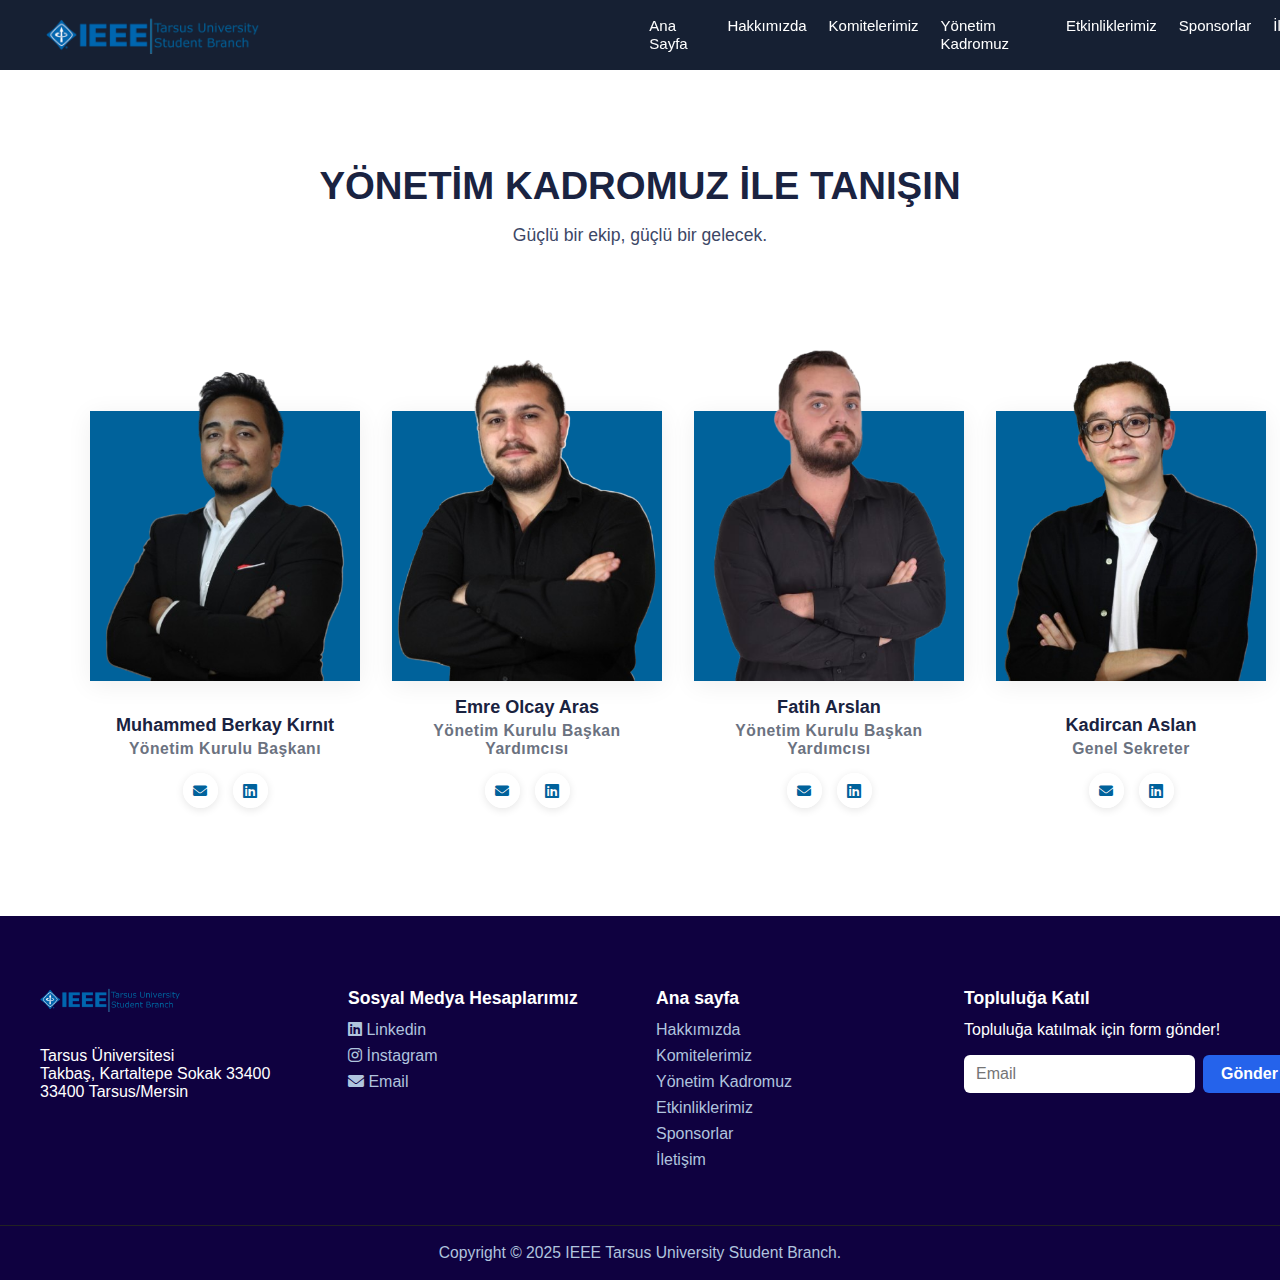
<file: yonetim.html>
<!DOCTYPE html>
<html lang="en">
<head>
  <meta charset="UTF-8">
  <meta name="viewport" content="width=device-width, initial-scale=1.0">
  <title>Our leadership team</title>
  <link rel="stylesheet" href="style.css">
  <link rel="stylesheet" href="https://cdnjs.cloudflare.com/ajax/libs/font-awesome/6.0.0/css/all.min.css">
  <style>
    body {
      font-family: 'Inter', Arial, sans-serif;
      background: #fff;
      margin: 0;
      padding: 0;
      color: #1a2341;
    }
    .team-section {
      max-width: 1100px;
      margin: 48px auto 0 auto;
      padding: 90px 16px 48px 16px;
      text-align: center;
      
    }
    .team-section h1 {
      font-size: 2.4rem;
      font-weight: 800;
      margin-bottom: 10px;
      color: #1a2341;
    }
    .team-section p {
      color: #3d4766;
      font-size: 1.1rem;
      margin-bottom: 38px;
    }
    .team-grid {
      display: grid;
      grid-template-columns: repeat(4, 1fr);
      gap: 200px 32px;
      justify-items: center;
      margin-top: 15%;
    }
    .team-card {
      width: 270px;
      height: 270px;
      box-shadow: 0 4px 24px #0001;
      padding: 32px 18px 0 18px;
      display: flex;
      flex-direction: column;
      align-items: center;
      transition: transform 0.18s, box-shadow 0.18s;
      position: relative;
      overflow: visible;
      background: #00629B;
      min-width: 0;
      min-height: 0;
      box-sizing: border-box;
    }
    .team-card.bg1,
    .team-card.bg2,
    .team-card.bg3,
    .team-card.bg4 {
      background: #00629B;
    }
    .team-card.bg5,
    .team-card.bg6,
    .team-card.bg7,
    .team-card.bg8,
    .team-card.bg9 {
      background: #00B5E2;
    }
    .team-card:hover {
      transform: translateY(-8px) scale(1.03);
      box-shadow: 0 8px 32px #0002;
    }
    .team-photo {
      width: 120%;
      height: auto;
      position: absolute;
      left: 50%;
      bottom: 0;
      transform: translateX(-50%);
      z-index: 2;
      pointer-events: none;
      background: none;
    }
    .team-name {
      font-size: 1.13rem;
      font-weight: 700;
      margin-bottom: 4px;
      color: #1a2341;
      margin-top: 16px;
    }
    .team-title {
      font-size: 0.98rem;
      color: #6b7280;
      margin-bottom: 0;
      letter-spacing: 0.5px;
    }
    .team-card-content {
      padding-bottom: 60px;
      width: 100%;
      flex: 1 1 auto;
      display: flex;
      flex-direction: column;
      justify-content: flex-end;
    }
    .team-card-wrapper {
      display: flex;
      flex-direction: column;
      align-items: center;
    }
    @media (max-width: 1200px) {
      .team-grid { grid-template-columns: repeat(3, 1fr); }
    }
    @media (max-width: 900px) {
      .team-grid { grid-template-columns: repeat(2, 1fr); }
      .team-card { width: 220px; height: 220px; }
    }
    @media (max-width: 600px) {
      .team-grid { grid-template-columns: 1fr; }
      .team-section h1 { font-size: 1.5rem; }
      .team-card { width: 90vw; height: 90vw; max-width: 320px; max-height: 320px; }
    }
    @media (max-width: 768px) {
     .team-grid{
      margin-top: 40% !important;
     }
     .navbar-menu li:not(:first-child) {
        display: none !important;
      }
    }
    .team-card.bg3 img {
      height: 140%;
      width: auto;
    }
    
    /* Sosyal medya ikonları için stiller */
    .social-links {
      display: flex;
      gap: 15px;
      justify-content: center;
      margin-top: 15px;
    }
    
    .social-link {
      display: inline-flex;
      align-items: center;
      justify-content: center;
      width: 35px;
      height: 35px;
      background: rgba(255, 255, 255, 0.9);
      border-radius: 50%;
      color: #00629B;
      text-decoration: none;
      transition: all 0.3s ease;
      box-shadow: 0 2px 8px rgba(0, 0, 0, 0.1);
    }
    
    .social-link:hover {
      background: #fff;
      color: #00B5E2;
      transform: translateY(-2px);
      box-shadow: 0 4px 12px rgba(0, 0, 0, 0.2);
    }
    
    .social-link i {
      font-size: 16px;
    }
    
    /* Mail ikonu için özel stil */
    .social-link .fa-envelope {
      font-size: 14px;
    }
  </style>
</head>
<body>
    <nav class="navbar">
        <div class="navbar-left">
            <img src="uni-logo.png" alt="Tarsus University Logo" class="logo">
        </div>
        <div class="navbar-toggle" id="navbar-toggle">&#9776;</div>
        <ul class="navbar-menu" id="navbar-menu">
            <li><a href="index.html">Ana Sayfa</a></li>
            <li class="dropdown">
              <a href="#">Hakkımızda</a>
              <ul class="dropdown-menu">
                  <li><a href="#">Yönetim Kurulu</a></li>
                  <li><a href="idari.html">İdari Kurul</a></li>
  
                  <li><a href="tuzuk.html">Güncel Tüzük</a></li>
                  <li><a href="basvuru.html">Topluluğa Katıl</a></li>
              </ul>
          </li>
            <li class="dropdown">
                <a href="#">Komitelerimiz</a>
                <ul class="dropdown-menu">
                    <li><a href="#">Computer Science</a></li>
                    <li><a href="#">Endüstri Topluluğu</a></li>
                </ul>
            </li>
            <li><a href="#">Yönetim Kadromuz</a></li>
            <li><a href="#">Etkinliklerimiz</a></li>
            <li><a href="#">Sponsorlar</a></li>
            <li><a href="#">İletişim</a></li>
        </ul>
    </nav>


  <section class="team-section">
    <h1>YÖNETİM KADROMUZ İLE TANIŞIN</h1>
    <p>Güçlü bir ekip, güçlü bir gelecek. </p>
    <div class="team-grid">
      <div class="team-card-wrapper">
        <div class="team-card bg1">
          <img src="img/berkay-removebg-preview.png" class="team-photo" alt="Muhammed berkay kırnıt">
        </div>
        <div class="team-card-content">
          <div class="team-name">Muhammed Berkay Kırnıt</div>
          <div class="team-title">Yönetim Kurulu Başkanı</div>
          <div class="social-links">
            <a href="mailto:berkaykirnit01@outlook.com" class="social-link">
              <i class="fas fa-envelope"></i>
            </a>
            <a href="https://www.linkedin.com/in/mberkayk%C4%B1rn%C4%B1t/" target="_blank" class="social-link">
              <i class="fab fa-linkedin"></i>
            </a>
          </div>
        </div>
      </div>
      <div class="team-card-wrapper">
        <div class="team-card bg2">
          <img src="img/emre-removebg-preview.png" class="team-photo" alt="emre olcay aras">
        </div>
        <div class="team-card-content">
            <div class="team-name">Emre Olcay Aras</div>
            <div class="team-title">Yönetim Kurulu Başkan Yardımcısı</div>
            <div class="social-links">
              <a href="mailto:emreolcayaras@gmail.com" class="social-link">
                <i class="fas fa-envelope"></i>
              </a>
              <a href="https://www.linkedin.com/in/emre-olcay-aras-778615359" target="_blank" class="social-link">
                <i class="fab fa-linkedin"></i>
              </a>
            </div>
          </div>
      </div>
      <div class="team-card-wrapper">
        <div class="team-card bg3">
          <img src="img/fatih-remove-bg.png" class="team-photo" alt="fatih Arslan">
        </div>
        <div class="team-card-content">
            <div class="team-name">Fatih Arslan</div>
            <div class="team-title">Yönetim Kurulu Başkan Yardımcısı</div>
            <div class="social-links">
              <a href="mailto:fatiharslanmac@outlook.com" class="social-link">
                <i class="fas fa-envelope"></i>
              </a>
              <a href="https://www.linkedin.com/in/fatih-arslan-b9797b380/" target="_blank" class="social-link">
                <i class="fab fa-linkedin"></i>
              </a>
            </div>
          </div>
      </div>
      <div class="team-card-wrapper">
        <div class="team-card bg4">
          <img src="img/kadir-removebg-preview.png" class="team-photo" alt="kadircan aslan">
        </div>
        <div class="team-card-content">
            <div class="team-name">Kadircan Aslan</div>
            <div class="team-title">Genel Sekreter</div>
            <div class="social-links">
              <a href="mailto:aslankadircan0@gmail.com" class="social-link">
                <i class="fas fa-envelope"></i>
              </a>
              <a href="https://www.linkedin.com/in/kadircan-aslan-3a8478293?utm_source=share&utm_campaign=share_via&utm_content=profile&utm_medium=android_app" target="_blank" class="social-link">
                <i class="fab fa-linkedin"></i>
              </a>
            </div>
          </div>
      </div>
  </section>


  <footer class="footer">
    <div class="footer-container">
      <div class="footer-col">
        <img src="uni-logo.png " alt="Logo" class="footer-logo">
        <p>Tarsus Üniversitesi <br>
          Takbaş, Kartaltepe Sokak 33400<br>33400 Tarsus/Mersin<br></p>
      </div>
      <div class="footer-col">
        <h4>Sosyal Medya Hesaplarımız</h4>
        <ul>
          <li><a href="#"><i class="fab fa-linkedin"></i> Linkedin</a></li>
          <li><a href="#"><i class="fab fa-instagram"></i> İnstagram</a></li>
          <li><a href="#"><i class="fas fa-envelope"></i> Email</a></li>
        </ul>
      </div>
      <div class="footer-col">
        <h4>Ana sayfa</h4>
        <ul>
          <li><a href="#">Hakkımızda</a></li>
          <li><a href="#">Komitelerimiz</a></li>
          <li><a href="#">Yönetim Kadromuz</a></li>
          <li><a href="#">Etkinliklerimiz</a></li>
          <li><a href="#">Sponsorlar</a></li>
          <li><a href="#">İletişim</a></li>
        </ul>
      </div>
      <div class="footer-col">
        <h4>Topluluğa Katıl</h4>
        <p>Topluluğa katılmak için form gönder!</p>
        <form class="newsletter-form">
          <input type="email" placeholder="Email">
          <button type="submit">Gönder</button>
        </form>
      </div>
    </div>
    <div class="footer-bottom">
      <span>Copyright © 2025 IEEE Tarsus University Student Branch.</span>
    </div>
  </footer>


  <script>
    const navbarToggle = document.getElementById('navbar-toggle');
  const navbarMenu = document.getElementById('navbar-menu');
  const dropdowns = document.querySelectorAll('.navbar-menu .dropdown');

  if (navbarToggle && navbarMenu) {
    navbarToggle.addEventListener('click', function() {
      navbarMenu.classList.toggle('open');
    });
  }

  // Mobilde dropdown aç/kapat
  if (window.innerWidth <= 900) {
    dropdowns.forEach(drop => {
      drop.addEventListener('click', function(e) {
        e.stopPropagation();
        this.classList.toggle('open');
      });
    });
  }
      </script>
</body>
</html>
</file>
<file: style.css>
/*navbar ve arkaplan resim kodları*/
 body {
    margin: 0;
    padding: 0;
    font-family: 'Segoe UI', Arial, sans-serif;

    background-size: cover;
    color: #fff;
    min-height: 100vh;
}
.navbar {
    width: 100%;
    background: rgba(10, 20, 40, 0.95);
    display: flex;
    justify-content: space-between;
    align-items: center;
    padding: 0 40px;
    height: 70px;
    position: fixed;
    top: 0;
    left: 0;
    z-index: 10;
}
::-webkit-scrollbar {
  display: none; /* Chrome, Safari */
}


.navbar-left {
    display: flex;
    align-items: center;
    gap: 12px;
}
.logo {
    height: 120px;
    width: auto;
    border-radius: 6px;
    padding: 2px 6px;
    margin-top: 5%;
}
.divider {
    width: 2px;
    height: 38px;
    background: #fff3;
    margin: 0 8px;
}
.navbar-branch {
    display: flex;
    flex-direction: column;
    margin-left: 8px;
    font-size: 13px;
    color: #b0c4de;
    line-height: 1.1;
}

.navbar-menu {
    display: flex;
    gap: 22px;
    list-style: none;
    margin-left: 30%;
    padding: 0;
    justify-content: flex-start;
    margin-right: auto;
}
.navbar-menu li a {
    color: #fff;
    text-decoration: none;
    font-weight: 500;
    font-size: 15px;
    transition: color 0.2s;
}
.navbar-menu li a:hover {
    color: #00bfff;
}

.navbar-toggle {
    display: none;
    font-size: 2rem;
    color: #fff;
    cursor: pointer;
    margin-left: 20px;
}

.hero {
    display: flex;
    flex-direction: column;
    align-items: center;
    justify-content: center;
    min-height: 100vh;
    margin-top: 70px; /* navbar yüksekliği kadar boşluk bırak */
    text-align: center;
    background: none;
    position: relative;
    overflow: hidden;
}
.hero-bg-section {
  position: relative;
}
.hero-bg-section .hero-bg::after {
  content: '';
  position: absolute;
  top: 0; left: 0; width: 100%; height: 100%;
  background: rgba(0,0,0,0.9); /* Karartma oranı */
  z-index: 1;
  pointer-events: none;
}
.hero-bg {
    position: absolute;
    top: 0; left: 0; width: 100%; height: 100%;
    object-fit: cover;
    z-index: 0;
  opacity: 1;
}
.hero > *:not(.hero-bg) {
    position: relative;
  z-index: 2;
}
.hero h1 {
    font-size: 3.2rem;
    font-weight: 800;
    margin-bottom: 18px;
    text-shadow: 0 2px 16px #000a;
}
.subtitle {
    font-size: 1.2rem;
    margin: 12px 0 10px 0;
    letter-spacing: 1px;
    color: #e0e6ed;
    text-shadow: 0 1px 8px #0008;
}
.hero-buttons {
    display: flex;
    gap: 18px;
    margin-bottom: 18px;
    justify-content: center;
}

.btn {
    padding: 12px 28px;
    border-radius: 8px;
    font-size: 1.1rem;
    font-weight: 600;
    border: none;
    cursor: pointer;
    text-decoration: none;
    transition: background 0.2s, color 0.2s, box-shadow 0.2s;
    box-shadow: 0 2px 12px #0004;
    margin: 0 4px;
    
}
.btn-outline {
    background: rgba(255,255,255,0.1);
    color: #fff;
    border: 2px solid #fff;
}
.btn-outline:hover {
    background: #fff;
    color: #222;
}
.btn-filled {
    background: #00bfff;
    color: #fff;
    border: 2px solid #00bfff;
}
.btn-filled:hover {
    background: #fff;
    color: #00bfff;
}
.btn-main {
    background: #fff;
    color: #222;
    border: 2px solid #fff;
    margin-top: 10px;
}
.btn-main:hover {
    background: #00bfff;
    color: #fff;
    border-color: #00bfff;
}


.neden-ieee {
    background: #f7f9fa;
    border-radius: 24px;
    box-shadow: 0 4px 32px 0 rgba(0,0,0,0.06);
    padding: 48px 24px 40px 24px;
    margin: 48px auto 0 auto;
    max-width: 1200px;
    text-align: center;
    animation: fadeInUp 1.2s cubic-bezier(.23,1.01,.32,1) both;
  }
  
  .neden-ieee h2 {
    font-size: 2.2rem;
    color: #222;
    margin-bottom: 8px;
    letter-spacing: 1px;
    font-weight: 700;
  }
  
  .neden-ieee .neden-subtitle {
    color: #3896b3;
    font-size: 1.15rem;
    margin-bottom: 32px;
    font-weight: 500;
    letter-spacing: 0.5px;
  }
  
  .neden-cards {
    display: flex;
    flex-wrap: wrap;
    gap: 32px;
    justify-content: center;
    margin-top: 32px;
  }
  
  .neden-card {
    background: #fff;
    border-radius: 18px;
    box-shadow: 0 2px 16px 0 rgba(56,150,179,0.08);
    padding: 32px 24px 28px 24px;
    width: 320px;
    min-height: 340px;
    display: flex;
    flex-direction: column;
    align-items: center;
    transition: transform 0.35s cubic-bezier(.23,1.01,.32,1), box-shadow 0.35s cubic-bezier(.23,1.01,.32,1);
    opacity: 0;
    transform: translateY(40px) scale(0.98);
    animation: cardFadeIn 0.8s cubic-bezier(.23,1.01,.32,1) forwards;
  }
  .neden-card:nth-child(1) { animation-delay: 0.2s; }
  .neden-card:nth-child(2) { animation-delay: 0.4s; }
  .neden-card:nth-child(3) { animation-delay: 0.6s; }
  
  .neden-card:hover {
    transform: translateY(-8px) scale(1.04);
    box-shadow: 0 8px 32px 0 rgba(56,150,179,0.18);
    z-index: 2;
  }
  
  .neden-icon {
    margin-bottom: 18px;
    transition: transform 0.5s cubic-bezier(.23,1.01,.32,1);
  }
  .neden-card:hover .neden-icon {
    transform: rotate(-8deg) scale(1.08);
  }
  
  .neden-card h3 {
    font-size: 1.25rem;
    color: #3896b3;
    margin-bottom: 12px;
    font-weight: 700;
    letter-spacing: 0.5px;
  }
  
  .neden-card p {
    color: #444;
    font-size: 1.05rem;
    margin: 0;
    font-weight: 400;
    line-height: 1.6;
  }
  
  @keyframes fadeInUp {
    0% { opacity: 0; transform: translateY(60px);}
    100% { opacity: 1; transform: translateY(0);}
  }
  @keyframes cardFadeIn {
    0% { opacity: 0; transform: translateY(40px) scale(0.98);}
    100% { opacity: 1; transform: translateY(0) scale(1);}
  }



  .neden-card {
    opacity: 0;
    transform: translateY(40px) scale(0.98);
    transition: opacity 1.4s cubic-bezier(.22,1,.36,1), 
                transform 1.4s cubic-bezier(.22,1,.36,1), 
                filter 1.1s cubic-bezier(.22,1,.36,1);
  }
  .neden-card.visible {
    opacity: 1;
    transform: translateY(0) scale(1);
    filter: blur(0);
  }

#team-main-desc {
  color: #000 !important;
  }

.our-team-section {
  background: radial-gradient(circle at 70% 0%, #2ee6e6 0%, #1e3c72 40%, #1e3c72 60%, #0a174e 100%) !important;
  padding: 60px 0 40px 0;
  text-align: center;
}
.team-title {
  font-size: 2.2rem;
  font-weight: 700;
  color: #222;
  margin-bottom: 8px;
  letter-spacing: 1px;
}
.team-underline {
  width: 60px;
  height: 4px;
  background: #ccc;
  margin: 0 auto 32px auto;
  border-radius: 2px;
}
.our-team-cards {
  display: flex;
  justify-content: center;
  gap: 32px;
  flex-wrap: wrap;
}
.our-team-card {
  background: #fff;
  border-radius: 32px;
  box-shadow: 0 2px 16px 0 rgba(0,0,0,0.08);
  padding: 32px 24px 24px 24px;
  width: 240px;
  display: flex;
  flex-direction: column;
  align-items: center;
  transition: box-shadow 0.3s;
  }
.our-team-card:hover {
  box-shadow: 0 8px 32px 0 rgba(56,150,179,0.18);
}
.our-team-img {
  width: 120px;
  height: 120px;
  border-radius: 50%;
  overflow: hidden;
  margin-bottom: 18px;
  background: #eee;
  display: flex;
  align-items: center;
  justify-content: center;
}
.our-team-img img {
    width: 100%;
  height: 100%;
    object-fit: cover;
  }
.our-team-card h3 {
  font-size: 1.1rem;
  color: #222;
  margin-bottom: 8px;
  font-weight: 700;
  letter-spacing: 0.5px;
}
.our-team-card p {
  color: #444;
  font-size: 0.98rem;
  margin: 0 0 16px 0;
  font-weight: 400;
  line-height: 1.5;
}
.our-team-socials {
  display: flex;
  gap: 16px;
  justify-content: center;
}
.our-team-socials img {
  width: 28px;
  height: 28px;
  opacity: 0.8;
  transition: opacity 0.2s;
}
.our-team-socials img:hover {
  opacity: 1;
}


h2 {
  margin-top: 40px;
  font-size: 28px;
  text-align: center;
}


.line {
  width: 60px;
  height: 3px;
  background: #999;
  margin: 10px auto 40px;
}

.team-container {
  background: transparent;
  display: flex;
  justify-content: center;
  flex-wrap: wrap;
  gap: 30px;
  padding: 0 20px 60px;
  background: radial-gradient(circle at 70% 0%, #2ee6e6 0%, #1e3c72 40%, #1e3c72 60%, #0a174e 100%) !important;
  padding-top: 4%;
}

.team-member {
width: 200px;
height: 330px;
background-color: #e9e7e8;
border-radius: 110px / 120px; /* Dikey oval görünüm */
padding: 20px 15px 30px;
box-shadow: 0 4px 10px rgba(0, 0, 0, 0.1);
text-align: center;


}



.team-member img {
  width: 90%;
  height: 180px;
  object-fit: cover;
    border-radius: 50%;
  margin-bottom: 15px;
}

.team-member h3 {
  margin: 10px 0 5px;
  font-size: 16px;
  font-weight: bold;
  color: #666 !important;
}

.team-member p {
  font-size: 13px;
  color: #666;
  margin: 0 0 15px;
}

.social-icons {
  display: flex;
  justify-content: center;
  gap: 12px;
}

.social-icons a {
  color: #555;
  font-size: 16px;
  text-decoration: none;
  transition: 0.3s;
}

.social-icons a:hover {
  color: #000;
}







.background-texture {
  background: -webkit-gradient(
    linear,
    left bottom,
    left top,
    from(#0f0140e6),
    to(rgba(238, 237, 234, 0.9))
  );
  background: linear-gradient(to top, rgba(15,1,64,0.45), rgba(80, 79, 77, 0.1));
  background-size: cover;
  width: 100%;
  height: 109%;
  position: absolute;
  z-index: 0;
  top: 0;
  left: 0;
}




.carousel {
  width: 100%;
  overflow-x: scroll;
  padding: 30px;
  padding-top: 80px;
  position: relative;
  -webkit-box-sizing: border-box;
  box-sizing: border-box;
}

.carousel__container {
  white-space: nowrap;
  margin: 70px 0px;
  padding-bottom: 10px;
  display: inline-block;
}

.categories__title {
 color: rgb(77, 55, 102);
  font-size: 28px;
  text-align: center;
  padding-left: 30px;
  margin-top: 0px !important;
  margin-bottom: 0px ;
  
}

.carousel-item {
  width: 200px;
  height: 250px;
  border-radius: 20px;
  background-color: #95bcd6;
  overflow: hidden;
  margin-left: 1.5%;
  margin-top: 0px !important;
  display: inline-block;
  cursor: pointer;
  -webkit-transition: 1000ms all;
  transition: 1000ms all;
  -webkit-transform-origin: center left;
  transform-origin: center left;
  position: relative;
}

.carousel-item:hover ~ .carousel-item {
  -webkit-transform: translate3d(100px, 0, 0);
  transform: translate3d(100px, 0, 0);
}

.carousel__container:hover .carousel-item {
  opacity: 0.3;
}

.carousel__container:hover .carousel-item:hover {
  -webkit-transform: scale(1.5);
  transform: scale(1.5);
  opacity: 1;
}

.carousel-item__img {
  width: 200px;
  height: 250px;
  -o-object-fit: cover;
  object-fit: cover;
}

.carousel-item__details {
  background: -webkit-gradient(
    linear,
    left bottom,
    left top,
    from(rgba(0, 0, 0, 0.9)),
    to(rgba(0, 0, 0, 0))
  );
  background: linear-gradient(
    to top,
    rgba(0, 0, 0, 0.9) 0%,
    rgba(0, 0, 0, 0) 100%
  );
  font-size: 10px;
  opacity: 0;
  -webkit-transition: 450ms opacity;
  transition: 450ms opacity;
  padding: 10px;
  position: absolute;
  top: 0;
  left: 0;
  right: 0;
  bottom: 0;
}

.carousel-item__details:hover {
  opacity: 1;
}

.carousel-item__details span {
  /* width: 10px;
  height: 10px; */
  font-size: 0.9rem;
  color: #2ecc71;
  /* background-color: white; */
}

.carousel-item__details .controls {
  padding-top: 180px;
}

.carousel-item__details .carousel-item__details--title,
.carousel-item__details--subtitle {
  color: #fff;
  margin: 5px 0;
}

.events-title {
  font-size: 2.2rem;
  font-weight: 700;
  color: #222;
  margin-bottom: 8px;
  letter-spacing: 1px;
  text-align: center;
  width: 100%;
}

.events-underline {
  width: 60px;
  height: 4px;
  background: #3896b3;
  margin: 0 auto 32px auto;
  border-radius: 2px;
}

.count {
  width: 100%;
  background: linear-gradient(to right, #1a2980, #00bfff 80%);
  padding: 0;
  margin: 0;
  text-align: center;
  }
.count ul {
  display: flex;
  justify-content: center;
  align-items: center;
  gap: 48px;
  list-style: none;
  margin: 0;
  padding: 0;
}
.count li {
  color: #fff;
  font-size: 1.35rem;
  font-weight: 700;
  letter-spacing: 0.5px;
  padding: 24px 10px;
  min-width: 160px;
    text-align: center;
  transition: transform 0.2s;
}
.count li:hover {
  transform: scale(1.08);
  text-shadow: 0 2px 12px #0002;
}

.count-icon {
  width: 42px !important;
  height: 42px !important;
  object-fit: contain;
  vertical-align: middle;
  margin-right: 10px;
  margin-bottom: 4px;
}



/*contact ve footer kısmı*/

.map-container {
  width: 100%;
  margin: 0 auto;
  margin-top: -30px;
  box-shadow: 0 4px 24px 0 rgba(0,0,0,0.08);
  border-radius: 18px;
  overflow: hidden;
}
.footer {
  background: #0f0140;
  color: #fff;
  padding: 48px 0 0 0;
  margin-top: 0;
}
.footer-container {
  display: flex;
  flex-wrap: wrap;
  max-width: 1200px;
  margin: 0 auto;
  gap: 32px;
  padding: 0 24px;
  justify-content: space-between;
}
.footer-col {
  flex: 1 1 200px;
  min-width: 200px;
    margin-bottom: 32px;
  }
.footer-logo {
  width: 140px;
  margin-bottom: 18px;
}
.footer-col h4 {
  font-size: 1.1rem;
  margin-bottom: 12px;
  color: #fff;
}
.footer-col ul {
  list-style: none;
  padding: 0;
  margin: 0;
}
.footer-col ul li {
  margin-bottom: 8px;
}
.footer-col ul li a {
  color: #b0c4de;
  text-decoration: none;
  font-size: 1rem;
  transition: color 0.2s;
}
.footer-col ul li a:hover {
  color: #fff;
}
.newsletter-form {
  display: flex;
  gap: 8px;
  margin-top: 8px;
}
.newsletter-form input {
  flex: 1;
  padding: 10px 12px;
  border-radius: 6px;
  border: none;
  font-size: 1rem;
}
.newsletter-form button {
  background: #2563eb;
  color: #fff;
  border: none;
  border-radius: 6px;
  padding: 10px 18px;
  font-size: 1rem;
  font-weight: 600;
  cursor: pointer;
  transition: background 0.2s;
}
.newsletter-form button:hover {
  background: #1d4ed8;
}
.footer-bottom {
  border-top: 1px solid #222;
  margin-top: 16px;
  padding: 18px 0;
  text-align: center;
  color: #b0c4de;
  font-size: 0.98rem;
  display: flex;
  flex-direction: column;
  gap: 6px;
}
.footer-bottom a {
  color: #b0c4de;
  text-decoration: underline;
  margin: 0 4px;
  font-size: 0.98rem;
}
.footer-bottom a:hover {
  color: #fff;
}
.footer-col img {
  margin-bottom: 0px;
}
.footer-col p {
  margin-top: 0px;
}




/* Contact Section Styles */
.contact-section {
  background-color: #151f32;
  padding: 100px 20px;
  min-height: 100vh;
  display: flex;
  align-items: center;
}

.contact-container {
  max-width: 1200px;
  margin: 0 auto;
  width: 100%;
}

.contact-header {
  text-align: center;
  margin-bottom: 60px;
}

.contact-header h2 {
  font-size: 3.5rem;
  color: white;
  line-height: 1.2;
}

.contact-header h2 span {
  color: #0164ad;
}

.contact-header p {
  color: rgba(255, 255, 255, 0.7);
  font-size: 1.2rem;
  margin-top: 20px;
}

.contact-content {
  display: flex;
  gap: 40px;
}

.contact-info {
  flex: 1;
  display: flex;
  flex-direction: column;
  gap: 17.5px;
  height: 515px;
}

.contact-card {
  background: rgba(255, 255, 255, 0.05);
  border-radius: 20px;
  padding: 30px;
  text-align: center;
  transition: transform 0.3s;
  height: calc((515px - 235px) / 3);

}

.contact-card:hover {
  transform: translateY(-5px);
}

.icon-circle {
  display: flex;
  align-items: center;
  justify-content: center;
  margin: 0px auto;
  margin-top: 1% !important;
}

.icon-circle i {
  color: #0164ad;
  font-size: 22px;
}

.contact-card h3 {
  color: white;
  font-size: 1.2rem;
  margin-bottom: 8px;
}

.contact-card p {
  color: rgba(255, 255, 255, 0.7);
  margin-bottom: 12px;
  font-size: 0.95rem;
}

.contact-card {
  display: flex;
  flex-direction: column;
  justify-content: center;
}

.contact-link {
  color: #0164ad;
  text-decoration: none;
  font-weight: bold;
  transition: opacity 0.3s;
  font-size: 0.9rem;
  margin-top: auto;
  padding-bottom: 5px;
}

.contact-link:hover {
  opacity: 0.8;
}

.contact-form {
  flex: 2;
  background: rgba(255, 255, 255, 0.05);
  border-radius: 20px;
  padding: 40px;
  height: 415px;
}

.form-group {
  margin-bottom: 18px;
}

.form-group input,
.form-group textarea {
  width: 100%;
  background: rgba(255, 255, 255, 0.1);
  border: none;
  border-radius: 10px;
  padding: 15px;
  color: white;
  font-size: 1rem;
}

.form-group textarea {
  height: 120px;
  resize: none;
}

.form-group input::placeholder,
.form-group textarea::placeholder {
  color: rgba(255, 255, 255, 0.5);
}

.submit-btn {
  background: #0164ad;
  color: #000;
  border: none;
  border-radius: 50px;
  padding: 15px 30px;
  font-weight: bold;
  cursor: pointer;
  display: flex;
  align-items: center;
  gap: 10px;
  transition: transform 0.3s;
}

.submit-btn:hover {
  transform: scale(1.05);
}

.submit-btn .arrow-icon {
  width: 20px;
  height: 20px;
  background: #000;
  border-radius: 50%;
  display: flex;
  align-items: center;
  justify-content: center;
  color: #0164ad;
}



/* Dropdown Menü */
.navbar-menu .dropdown {
  position: relative;
}
.navbar-menu .dropdown-menu {
  display: none;
  position: absolute;
  top: 100%;
  left: 0;
  min-width: 180px;
  background: rgba(255, 255, 255, 0.18);
  backdrop-filter: blur(12px);
  -webkit-backdrop-filter: blur(12px);
  box-shadow: 0 8px 24px #0002;
  border-radius: 0 0 16px 16px;
  z-index: 100;
  padding: 0;
  margin: 0;
  border: 1px solid rgba(255,255,255,0.25);
}
.navbar-menu .dropdown-menu li {
  list-style: none;
}
.navbar-menu .dropdown-menu li a {
  display: block;
  padding: 12px 20px;
  color: #1e3c72;
  text-decoration: none;
  font-size: 15px;
  transition: background 0.2s, color 0.2s;
  border-radius: 8px;
}
.navbar-menu .dropdown-menu li a:hover {
  background: rgba(46,230,230,0.18);
  color: #00bfff;
}
.navbar-menu .dropdown:hover .dropdown-menu {
  display: block;
}

.sponsor-section {
  width: 100%;
  padding: 60px 0 60px 0;
  background: #f7f9fa;
  text-align: center;
}
.sponsor-title {
  font-size: 2.2rem;
  font-weight: 700;
  color: #0164ad;
    margin-bottom: 24px;
  letter-spacing: 1px;
  }
.sponsor-card {
  display: flex;
  flex-direction: column;
  align-items: center;
  justify-content: center;
  background: rgba(255,255,255,0.85);
  border-radius: 24px;
  box-shadow: 0 4px 32px 0 rgba(1,100,173,0.10);
  padding: 40px 32px 32px 32px;
  max-width: 340px;
  margin: 0 auto;
  opacity: 0;
  transform: translateY(40px) scale(0.98) rotateZ(0deg);
  animation: sponsorFadeIn 1.2s cubic-bezier(.23,1.01,.32,1) 0.2s forwards;
  transition: box-shadow 0.4s cubic-bezier(.23,1.01,.32,1),
              transform 0.4s cubic-bezier(.23,1.01,.32,1);
}
.sponsor-card:hover {
  box-shadow: 0 16px 48px 0 rgba(1,100,173,0.22);
  transform: translateY(-12px) scale(1.06) rotateZ(-2deg);
}
.sponsor-logo {
  width: 220px;
  max-width: 90vw;
  height: auto;
  display: block;
  margin: 0 auto;
}
.sponsor-name {
  font-size: 1.3rem;
  color: #0164ad;
  font-weight: 600;
  letter-spacing: 0.5px;
}
@keyframes sponsorFadeIn {
  0% { opacity: 0; transform: translateY(40px) scale(0.98); }
  100% { opacity: 1; transform: translateY(0) scale(1); }
}

/*navbar mobil tasarım kodları*/

@media (max-width: 900px) {
  .navbar {
    padding: 0 16px;
    height: 60px;
  }
  .logo {
    height: 90px;
    margin-top: 0;
  }
  .navbar-menu {
    display: none;
    flex-direction: column;
    position: absolute;
    top: 60px;
    left: 0;
    width: 100vw;
    background: rgba(10, 20, 40, 0.97);
    box-shadow: 0 8px 32px #0003;
    z-index: 99;
    margin: 0;
    padding: 0;
    gap: 0;
  }
  .navbar-menu.open {
    display: flex;
  }
  .navbar-menu li {
    width: 100%;
    text-align: left;
    border-bottom: 1px solid #fff2;
    padding: 0;
  }
  .navbar-menu li a {
    display: block;
    padding: 18px 24px;
    font-size: 1.1rem;
  }
  .navbar-toggle {
    display: block;
    position: absolute;
    right: 40px;
    top: 16px;
    z-index: 100;
  }
  .navbar-left {
    flex: 1;
    min-width: 0;
  }
  .navbar {
    flex-wrap: nowrap;
  }
  .navbar-menu .dropdown-menu {
    position: static;
    min-width: 100%;
    box-shadow: none;
    border-radius: 0;
    background: rgba(255,255,255,0.10);
    backdrop-filter: blur(6px);
    display: none;
  }
  .navbar-menu .dropdown.open .dropdown-menu {
    display: block;
  }









  

  .contact-header h2 {
    font-size: 2rem;
}

.contact-header p {
    font-size: 0.95rem;
}

.contact-card h3 {
    font-size: 1.1rem;
}

.contact-card p {
    font-size: 0.9rem;
}

.contact-link {
    font-size: 0.85rem;
}

.form-group input,
.form-group textarea {
    font-size: 0.9rem;
    padding: 12px;
}

.submit-btn {
    font-size: 0.85rem;
    padding: 12px 25px;
}
}

@media (max-width: 768px) {
  .count ul {
    gap: 10px;
    padding: 0 4px;
  }
  .count li {
    font-size: 1rem;
    padding: 10px 0;
    min-width: 0;
  }
  .count-icon {
    width: 28px !important;
    height: 28px !important;
    margin-right: 6px;
  }

  .hero-bg-section .hero-bg::after {
    content: none !important;
    background: none !important;
    height: 0 !important;
    display: none !important;
  }

  .contact-section {
    padding: 40px 8px;
    min-height: unset;
  }
  .contact-header h2 {
    font-size: 2rem;
  }
  .contact-header p {
    font-size: 1rem;
  }
  .contact-content {
    flex-direction: column;
    gap: 24px;
    margin-left: 3%  ;
  }
  .contact-info {
    flex-direction: column;
    gap: 16px;
    height: auto;
    width: 100%;
  }
  .contact-card {
    padding: 18px 10px;
    font-size: 0.98rem;
    width: 90%;
    min-width: 0;
    height: auto;
  }
  .contact-form {
    padding: 18px 10px;
    width: 90%;
    height: auto;
  }
  .form-group input,
  .form-group textarea {
    font-size: 0.98rem;
    padding: 10px;
    width: 89%;
    margin-left: 1.5% !important;
  }

  .submit-btn {
    padding: 10px 18px;
    font-size: 1rem;
  }
  .navbar{
    width: 96%;
    height: 11%;
  }

 
}

@media (max-width: 768px) {
  .categories__title {
    font-size: 2.2rem;
    font-weight: 700;
    color: #222;
    margin-bottom: 8px;
    letter-spacing: 1px;
    text-align: center;
    background: none;
    padding: 0;
  }
  .carousel__container {
    overflow-x: auto;
    -webkit-overflow-scrolling: touch;
    width: 100vw;
    margin-left: -8px;
    padding-left: 8px;
  }
  .map-container{
    padding-top: 10%;
  }
  .footer-col{
    margin: 0px;
  }
  .footer-container{
    gap: 12px;
  }



}
</file>
